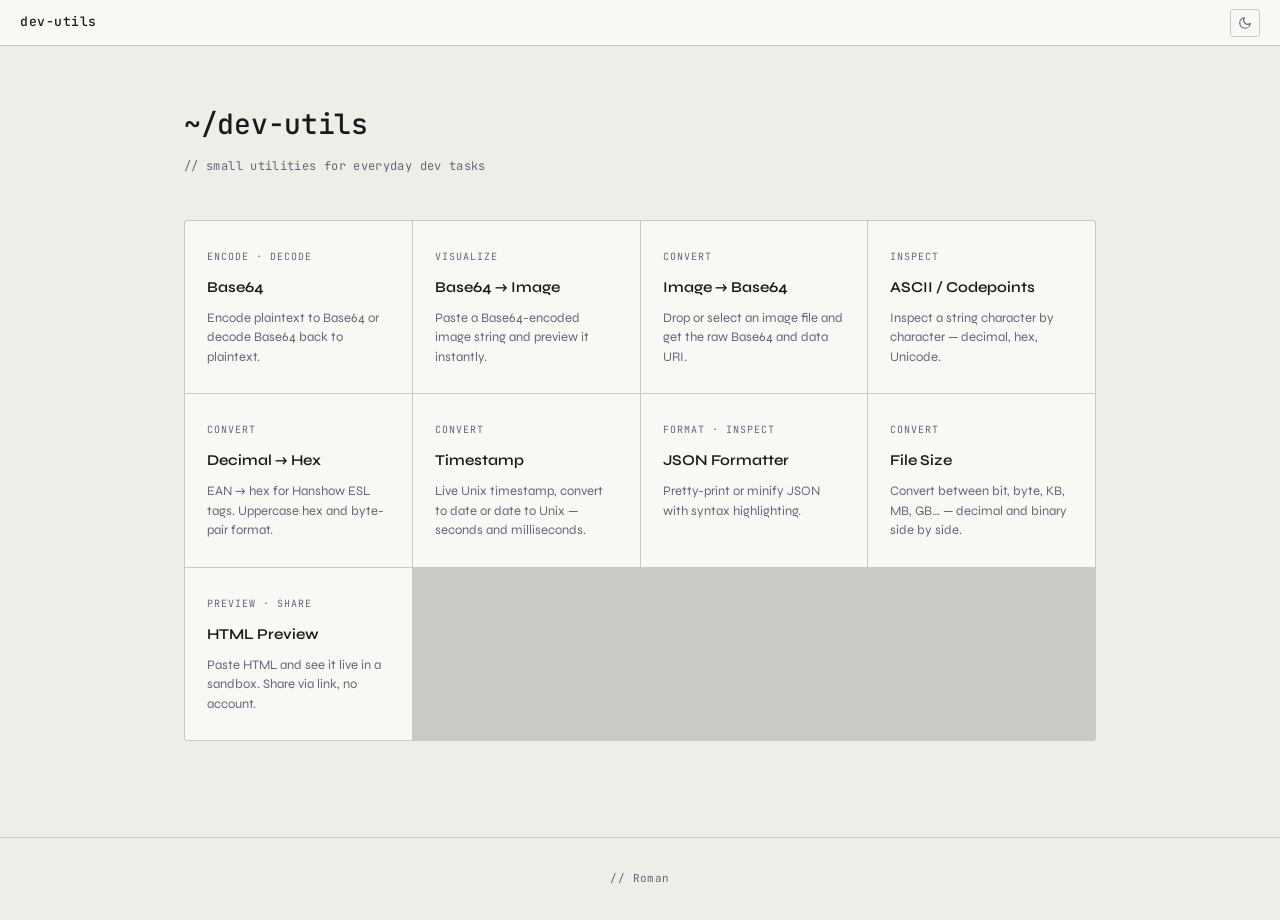
<file: index.html>
<!DOCTYPE html>
<html lang="en" data-theme="dark">
<head>
	<meta charset="UTF-8">
	<meta name="viewport" content="width=device-width, initial-scale=1.0">
	<meta name="description" content="Small utilities for everyday dev tasks — Base64, ASCII, Hex and more.">
	<title>dev-utils</title>
	<link rel="preconnect" href="https://fonts.googleapis.com">
	<link rel="preconnect" href="https://fonts.gstatic.com" crossorigin>
	<link href="https://fonts.googleapis.com/css2?family=Syne:wght@400;600;700&family=JetBrains+Mono:ital,wght@0,400;0,500;1,400&display=swap" rel="stylesheet">
	<link rel="icon" href="favicon.svg" type="image/svg+xml">
	<link rel="stylesheet" href="css/style.css">
	<script src="js/theme.js"></script>
</head>
<body>
	<header>
		<div class="hd-left">
			<a href="index.html" class="site-name">dev-utils</a>
		</div>
		<button id="theme-toggle" aria-label="Toggle theme"></button>
	</header>

	<main class="index-main">
		<div class="index-intro">
			<h1><span>~/</span>dev-utils</h1>
			<p>// small utilities for everyday dev tasks</p>
		</div>

		<div class="card-grid">
			<a href="utils/base64.html" class="card">
				<span class="card-tag">encode · decode</span>
				<h2>Base64</h2>
				<p>Encode plaintext to Base64 or decode Base64 back to plaintext.</p>
			</a>
			<a href="utils/base64-image.html" class="card">
				<span class="card-tag">visualize</span>
				<h2>Base64 → Image</h2>
				<p>Paste a Base64-encoded image string and preview it instantly.</p>
			</a>
			<a href="utils/image-base64.html" class="card">
				<span class="card-tag">convert</span>
				<h2>Image → Base64</h2>
				<p>Drop or select an image file and get the raw Base64 and data URI.</p>
			</a>
			<a href="utils/ascii.html" class="card">
				<span class="card-tag">inspect</span>
				<h2>ASCII / Codepoints</h2>
				<p>Inspect a string character by character — decimal, hex, Unicode.</p>
			</a>
			<a href="utils/decimal-hex.html" class="card">
				<span class="card-tag">convert</span>
				<h2>Decimal → Hex</h2>
				<p>EAN → hex for Hanshow ESL tags. Uppercase hex and byte-pair format.</p>
			</a>
			<a href="utils/timestamp.html" class="card">
				<span class="card-tag">convert</span>
				<h2>Timestamp</h2>
				<p>Live Unix timestamp, convert to date or date to Unix — seconds and milliseconds.</p>
			</a>
			<a href="utils/json.html" class="card">
				<span class="card-tag">format · inspect</span>
				<h2>JSON Formatter</h2>
				<p>Pretty-print or minify JSON with syntax highlighting.</p>
			</a>
			<a href="utils/filesize.html" class="card">
				<span class="card-tag">convert</span>
				<h2>File Size</h2>
				<p>Convert between bit, byte, KB, MB, GB… — decimal and binary side by side.</p>
			</a>
			<a href="utils/html-preview.html" class="card">
				<span class="card-tag">preview · share</span>
				<h2>HTML Preview</h2>
				<p>Paste HTML and see it live in a sandbox. Share via link, no account.</p>
			</a>
		</div>
	</main>
	<footer>// <a href="https://github.com/rscRoman" target="_blank" rel="noopener">Roman</a></footer>
</body>
</html>
</file>
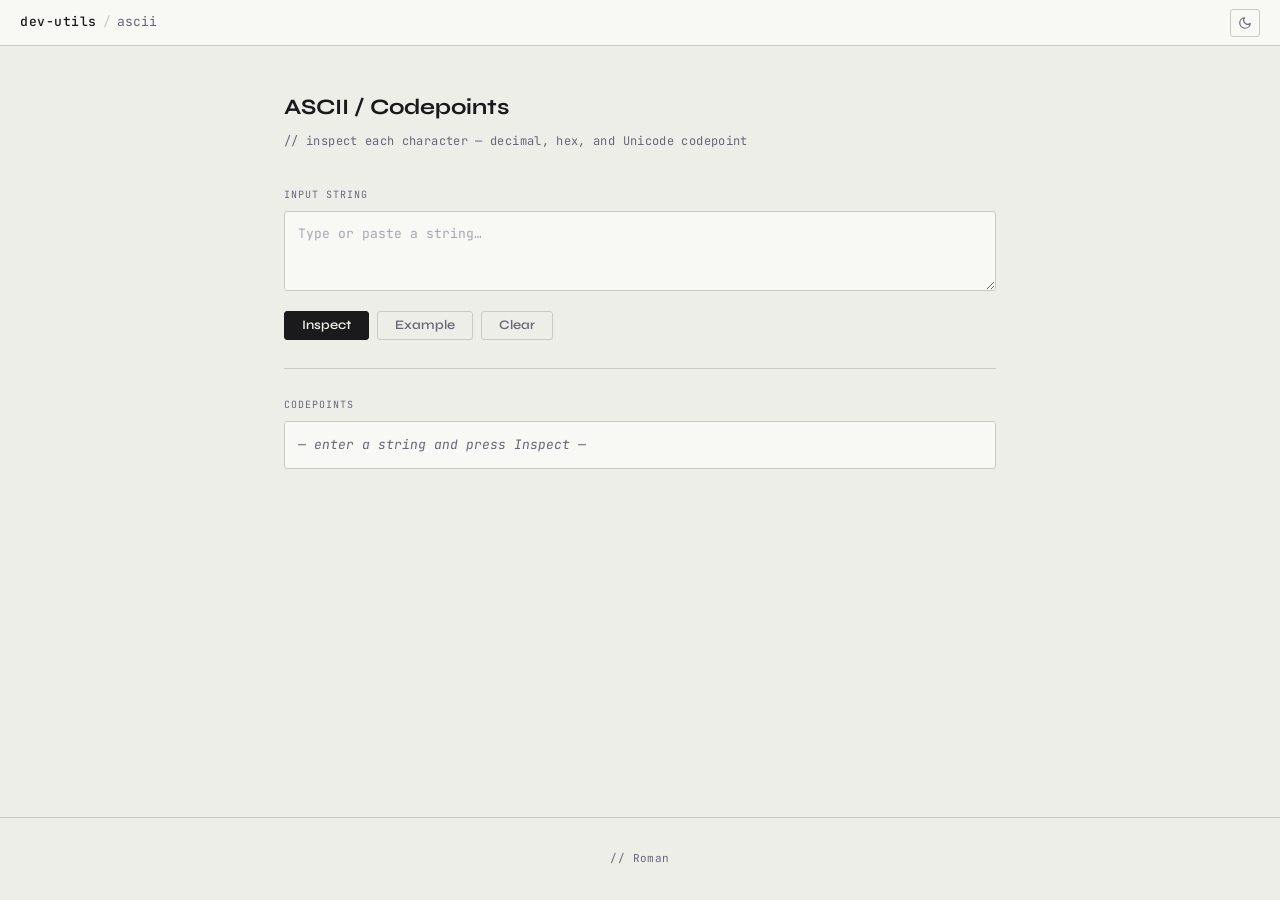
<file: utils/ascii.html>
<!DOCTYPE html>
<html lang="en" data-theme="dark">
<head>
	<meta charset="UTF-8">
	<meta name="viewport" content="width=device-width, initial-scale=1.0">
	<meta name="description" content="Inspect a string character by character — decimal, hex, and Unicode codepoints.">
	<title>ASCII / Codepoints — dev-utils</title>
	<link rel="preconnect" href="https://fonts.googleapis.com">
	<link rel="preconnect" href="https://fonts.gstatic.com" crossorigin>
	<link href="https://fonts.googleapis.com/css2?family=Syne:wght@400;600;700&family=JetBrains+Mono:ital,wght@0,400;0,500;1,400&display=swap" rel="stylesheet">
	<link rel="icon" href="../favicon.svg" type="image/svg+xml">
	<link rel="stylesheet" href="../css/style.css">
	<script src="../js/theme.js"></script>
</head>
<body>
	<header>
		<div class="hd-left">
			<a href="../index.html" class="site-name">dev-utils</a>
			<span class="sep">/</span>
			<span class="page-label">ascii</span>
		</div>
		<button id="theme-toggle" aria-label="Toggle theme"></button>
	</header>

	<main class="util-main">
		<div class="util-hdr">
			<h1>ASCII / Codepoints</h1>
			<p>// inspect each character — decimal, hex, and Unicode codepoint</p>
		</div>

		<div class="field">
			<label class="field-label" for="input">Input string</label>
			<textarea id="input" placeholder="Type or paste a string…" spellcheck="false" autocomplete="off" style="min-height: 80px;"></textarea>
		</div>

		<div class="btn-row">
			<button class="btn btn-primary" id="btn-inspect">Inspect</button>
			<button class="btn btn-ghost" id="btn-example">Example</button>
			<button class="btn btn-ghost" id="btn-clear">Clear</button>
		</div>

		<hr class="divider">

		<span class="field-label">Codepoints</span>
		<div id="output-area">
			<div class="out-box" id="placeholder" data-empty="true">— enter a string and press Inspect —</div>
		</div>
	</main>

	<script>
		var inputEl  = document.getElementById('input');
		var area     = document.getElementById('output-area');
		var phEl     = document.getElementById('placeholder');

		// Human-readable label for control/whitespace characters
		function charLabel(cp) {
			var controls = {
				0:'NUL', 1:'SOH', 2:'STX', 3:'ETX', 4:'EOT', 5:'ENQ', 6:'ACK',
				7:'BEL', 8:'BS',  9:'HT',  10:'LF', 11:'VT', 12:'FF', 13:'CR',
				14:'SO', 15:'SI', 27:'ESC', 32:'SP', 127:'DEL'
			};
			return controls[cp] || null;
		}

		function charDisplay(ch, cp) {
			if (cp === 32)  return '␣';
			if (cp === 9)   return '⇥';
			if (cp === 10)  return '↵';
			if (cp === 13)  return '↵';
			if (cp < 32 || (cp >= 127 && cp <= 159)) return '·';
			return ch;
		}

		function buildTable(text) {
			// Array.from correctly splits at Unicode codepoints (handles emoji / surrogates)
			var chars = Array.from(text);
			if (!chars.length) return null;

			var wrap  = document.createElement('div');
			wrap.className = 'table-wrap';

			var table = document.createElement('table');
			table.className = 'out-table';

			// Header
			var thead = table.createTHead();
			var hrow  = thead.insertRow();
			['#', 'Char', 'Dec', 'Hex', 'Unicode', 'Name'].forEach(function (h) {
				var th = document.createElement('th');
				th.textContent = h;
				hrow.appendChild(th);
			});

			// Body
			var tbody = table.createTBody();
			chars.forEach(function (ch, i) {
				var cp    = ch.codePointAt(0);
				var hex   = cp.toString(16).toUpperCase();
				var label = charLabel(cp) || '';

				var row = tbody.insertRow();

				// Index
				var tdIdx = row.insertCell(); tdIdx.className = 'td-index'; tdIdx.textContent = i + 1;
				// Char display
				var tdCh  = row.insertCell(); tdCh.className  = 'td-char';  tdCh.textContent = charDisplay(ch, cp);
				// Decimal
				var tdDec = row.insertCell(); tdDec.className = 'td-num';   tdDec.textContent = cp;
				// Hex
				var tdHex = row.insertCell(); tdHex.className = 'td-num';   tdHex.textContent = '0x' + hex.padStart(2, '0');
				// Unicode
				var tdUni = row.insertCell(); tdUni.textContent = 'U+' + hex.padStart(4, '0');
				// Name / hint
				var tdName = row.insertCell(); tdName.style.color = 'var(--muted)'; tdName.textContent = label;
			});

			wrap.appendChild(table);
			return wrap;
		}

		function showPlaceholder(msg) {
			area.innerHTML = '';
			phEl.textContent = msg;
			phEl.dataset.empty = 'true';
			area.appendChild(phEl);
		}

		document.getElementById('btn-inspect').addEventListener('click', function () {
			var text = inputEl.value;
			if (!text) { showPlaceholder('— enter a string first —'); return; }

			var tbl = buildTable(text);
			area.innerHTML = '';
			if (tbl) {
				area.appendChild(tbl);
			}
		});

		document.getElementById('btn-example').addEventListener('click', function () {
			inputEl.value = 'Hello 🌍';
			inputEl.focus();
		});

		document.getElementById('btn-clear').addEventListener('click', function () {
			inputEl.value = '';
			showPlaceholder('— enter a string and press Inspect —');
			inputEl.focus();
		});

		inputEl.addEventListener('paste', function () {
			setTimeout(function () { document.getElementById('btn-inspect').click(); }, 0);
		});
	</script>
	<footer>// <a href="https://github.com/rscRoman" target="_blank" rel="noopener">Roman</a></footer>
</body>
</html>
</file>
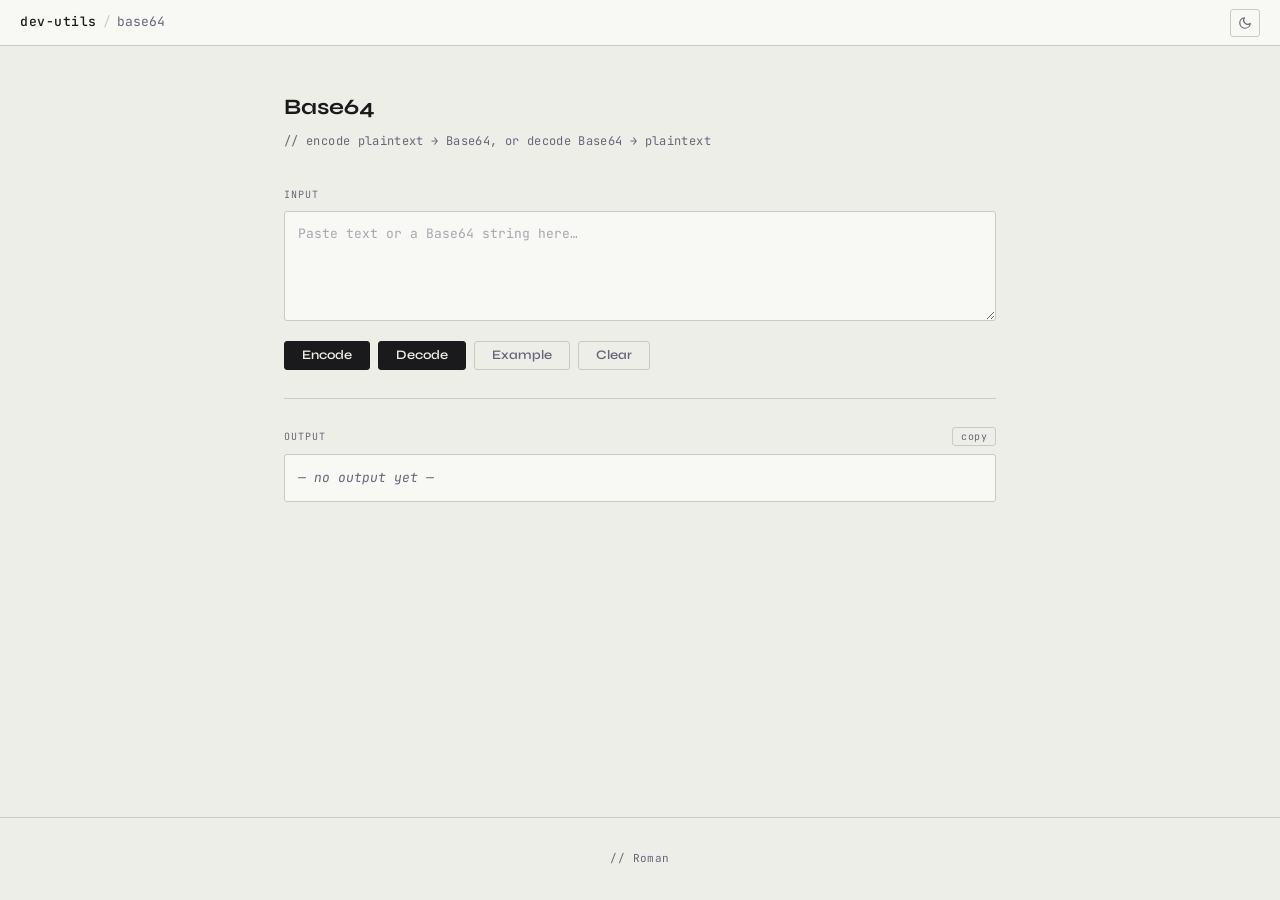
<file: utils/base64.html>
<!DOCTYPE html>
<html lang="en" data-theme="dark">
<head>
	<meta charset="UTF-8">
	<meta name="viewport" content="width=device-width, initial-scale=1.0">
	<meta name="description" content="Encode plaintext to Base64 or decode Base64 to plaintext.">
	<title>Base64 — dev-utils</title>
	<link rel="preconnect" href="https://fonts.googleapis.com">
	<link rel="preconnect" href="https://fonts.gstatic.com" crossorigin>
	<link href="https://fonts.googleapis.com/css2?family=Syne:wght@400;600;700&family=JetBrains+Mono:ital,wght@0,400;0,500;1,400&display=swap" rel="stylesheet">
	<link rel="icon" href="../favicon.svg" type="image/svg+xml">
	<link rel="stylesheet" href="../css/style.css">
	<script src="../js/theme.js"></script>
</head>
<body>
	<header>
		<div class="hd-left">
			<a href="../index.html" class="site-name">dev-utils</a>
			<span class="sep">/</span>
			<span class="page-label">base64</span>
		</div>
		<button id="theme-toggle" aria-label="Toggle theme"></button>
	</header>

	<main class="util-main">
		<div class="util-hdr">
			<h1>Base64</h1>
			<p>// encode plaintext → Base64, or decode Base64 → plaintext</p>
		</div>

		<div class="field">
			<label class="field-label" for="input">Input</label>
			<textarea id="input" placeholder="Paste text or a Base64 string here…" spellcheck="false" autocomplete="off"></textarea>
		</div>

		<div class="btn-row">
			<button class="btn btn-primary" id="btn-encode">Encode</button>
			<button class="btn btn-primary" id="btn-decode">Decode</button>
			<button class="btn btn-ghost" id="btn-example">Example</button>
			<button class="btn btn-ghost" id="btn-clear">Clear</button>
		</div>

		<hr class="divider">

		<div class="out-row">
			<span class="out-row-label">Output</span>
			<button class="btn-copy" id="btn-copy">copy</button>
		</div>
		<div class="out-box" id="output" data-empty="true">— no output yet —</div>
	</main>

	<script>
		var inputEl  = document.getElementById('input');
		var outputEl = document.getElementById('output');

		function setOutput(text, empty) {
			outputEl.textContent = text;
			outputEl.dataset.empty = empty ? 'true' : 'false';
		}

		// UTF-8-safe encode: text → bytes → base64
		function encodeB64(str) {
			var bytes = new TextEncoder().encode(str);
			var bin = Array.from(bytes, function (b) { return String.fromCharCode(b); }).join('');
			return btoa(bin);
		}

		// UTF-8-safe decode: base64 → bytes → text
		function decodeB64(str) {
			var bin = atob(str);
			var bytes = Uint8Array.from(bin, function (c) { return c.charCodeAt(0); });
			return new TextDecoder().decode(bytes);
		}

		document.getElementById('btn-encode').addEventListener('click', function () {
			var val = inputEl.value;
			if (!val) { setOutput('— enter some text first —', true); return; }
			try {
				setOutput(encodeB64(val), false);
			} catch (e) {
				setOutput('Error: ' + e.message, false);
			}
		});

		document.getElementById('btn-decode').addEventListener('click', function () {
			var val = inputEl.value.trim();
			if (!val) { setOutput('— enter a Base64 string first —', true); return; }
			try {
				setOutput(decodeB64(val), false);
			} catch (e) {
				setOutput('Error: invalid Base64 input', false);
			}
		});

		document.getElementById('btn-example').addEventListener('click', function () {
			inputEl.value = 'Hello, World!';
			setOutput('— press Encode or Decode —', true);
			inputEl.focus();
		});

		document.getElementById('btn-clear').addEventListener('click', function () {
			inputEl.value = '';
			setOutput('— no output yet —', true);
			inputEl.focus();
		});

		document.getElementById('btn-copy').addEventListener('click', function () {
			if (outputEl.dataset.empty === 'true') return;
			var btn = document.getElementById('btn-copy');
			navigator.clipboard.writeText(outputEl.textContent).then(function () {
				btn.textContent = 'copied!';
				setTimeout(function () { btn.textContent = 'copy'; }, 1500);
			});
		});

		// Returns true if the string looks like a valid Base64-encoded value.
		// Checks: only Base64 chars, length is not ≡ 1 (mod 4) which is never valid,
		// and atob() actually accepts it.
		function looksLikeBase64(s) {
			if (!s || s.length < 4) return false;
			if (!/^[A-Za-z0-9+/]+=*$/.test(s)) return false;
			if (s.replace(/=/g, '').length % 4 === 1) return false;
			try { atob(s); return true; } catch (e) { return false; }
		}

		inputEl.addEventListener('paste', function () {
			setTimeout(function () {
				var val = inputEl.value.trim();
				if (!val) return;
				if (looksLikeBase64(val)) {
					document.getElementById('btn-decode').click();
				} else {
					document.getElementById('btn-encode').click();
				}
			}, 0);
		});
	</script>
	<footer>// <a href="https://github.com/rscRoman" target="_blank" rel="noopener">Roman</a></footer>
</body>
</html>
</file>
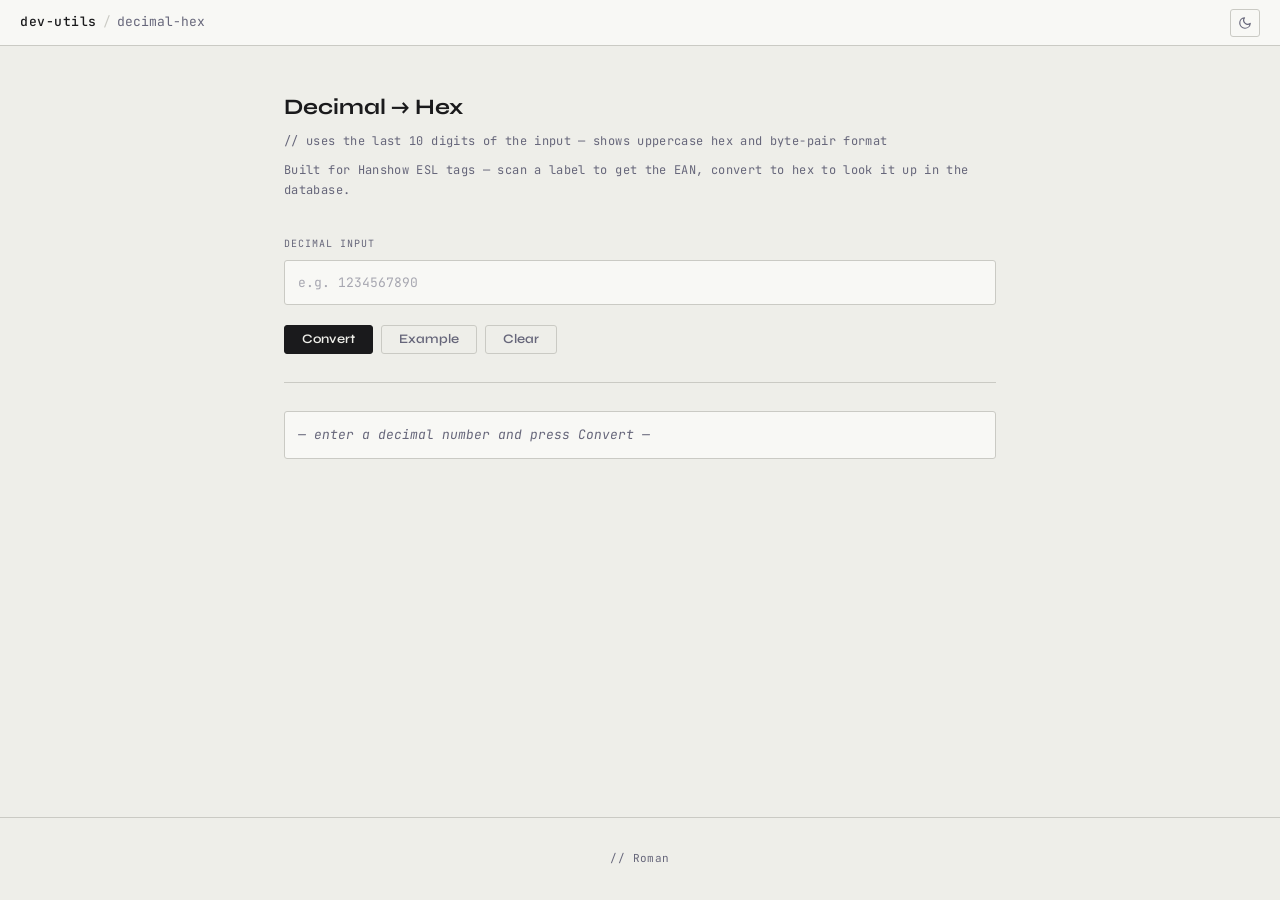
<file: utils/decimal-hex.html>
<!DOCTYPE html>
<html lang="en" data-theme="dark">
<head>
	<meta charset="UTF-8">
	<meta name="viewport" content="width=device-width, initial-scale=1.0">
	<meta name="description" content="Convert a decimal number to uppercase hex with byte-pair formatting.">
	<title>Decimal → Hex — dev-utils</title>
	<link rel="preconnect" href="https://fonts.googleapis.com">
	<link rel="preconnect" href="https://fonts.gstatic.com" crossorigin>
	<link href="https://fonts.googleapis.com/css2?family=Syne:wght@400;600;700&family=JetBrains+Mono:ital,wght@0,400;0,500;1,400&display=swap" rel="stylesheet">
	<link rel="icon" href="../favicon.svg" type="image/svg+xml">
	<link rel="stylesheet" href="../css/style.css">
	<script src="../js/theme.js"></script>
</head>
<body>
	<header>
		<div class="hd-left">
			<a href="../index.html" class="site-name">dev-utils</a>
			<span class="sep">/</span>
			<span class="page-label">decimal-hex</span>
		</div>
		<button id="theme-toggle" aria-label="Toggle theme"></button>
	</header>

	<main class="util-main">
		<div class="util-hdr">
			<h1>Decimal → Hex</h1>
			<p>// uses the last 10 digits of the input — shows uppercase hex and byte-pair format</p>
			<p style="margin-top: 10px; font-family: var(--mono); font-size: 12px; color: var(--muted); line-height: 1.6;">
				Built for Hanshow ESL tags — scan a label to get the EAN, convert to hex to look it up in the database.
			</p>
		</div>

		<div class="field">
			<label class="field-label" for="input">Decimal input</label>
			<input type="text" id="input" placeholder="e.g. 1234567890" inputmode="numeric" spellcheck="false" autocomplete="off">
		</div>

		<div class="btn-row">
			<button class="btn btn-primary" id="btn-convert">Convert</button>
			<button class="btn btn-ghost" id="btn-example">Example</button>
			<button class="btn btn-ghost" id="btn-clear">Clear</button>
		</div>

		<hr class="divider">

		<!-- Placeholder shown when no result yet -->
		<div class="out-box" id="placeholder" data-empty="true">— enter a decimal number and press Convert —</div>

		<!-- Result panel (hidden until first conversion) -->
		<div id="results" style="display: none;">
			<div class="field">
				<div class="out-row">
					<span class="out-row-label">Hex — uppercase</span>
					<button class="btn-copy" id="copy-hex">copy</button>
				</div>
				<div class="out-box" id="out-hex"></div>
			</div>

			<div class="field">
				<div class="out-row">
					<span class="out-row-label">Hex — byte pairs</span>
					<button class="btn-copy" id="copy-pairs">copy</button>
				</div>
				<div class="out-box" id="out-pairs"></div>
			</div>

			<div>
				<span class="field-label">Digits used (last 10)</span>
				<div class="out-box" id="out-digits" style="color: var(--muted);"></div>
			</div>
		</div>
	</main>

	<script>
		var inputEl  = document.getElementById('input');
		var phEl     = document.getElementById('placeholder');
		var resEl    = document.getElementById('results');
		var outHex   = document.getElementById('out-hex');
		var outPairs = document.getElementById('out-pairs');
		var outDigits= document.getElementById('out-digits');

		function showPlaceholder(msg, empty) {
			resEl.style.display = 'none';
			phEl.style.display  = '';
			phEl.textContent    = msg;
			phEl.dataset.empty  = empty ? 'true' : 'false';
		}

		// Pad to even number of hex chars, then split into pairs joined by dashes
		function bytePairs(hex) {
			if (hex.length % 2) hex = '0' + hex;
			var pairs = [];
			for (var i = 0; i < hex.length; i += 2) pairs.push(hex.slice(i, i + 2));
			return pairs.join('-');
		}

		function makeCopier(btnId, sourceEl) {
			document.getElementById(btnId).addEventListener('click', function () {
				var btn = document.getElementById(btnId);
				navigator.clipboard.writeText(sourceEl.textContent).then(function () {
					btn.textContent = 'copied!';
					setTimeout(function () { btn.textContent = 'copy'; }, 1500);
				});
			});
		}

		function convert() {
			var raw = inputEl.value.trim();
			if (!raw) { showPlaceholder('— enter a decimal number first —', true); return; }

			// Strip any non-digit characters (spaces, dashes used for readability)
			var digits = raw.replace(/\D/g, '');
			if (!digits) {
				showPlaceholder('Error: no digits found in input', false);
				return;
			}

			// Take the last 10 characters
			var last10 = digits.slice(-10);

			var hex;
			try {
				hex = BigInt(last10).toString(16).toUpperCase();
			} catch (e) {
				showPlaceholder('Error: could not parse "' + last10 + '" as a number', false);
				return;
			}

			outHex.textContent    = hex;
			outPairs.textContent  = bytePairs(hex);
			outDigits.textContent = last10;

			phEl.style.display  = 'none';
			resEl.style.display = '';
		}

		document.getElementById('btn-convert').addEventListener('click', convert);

		document.getElementById('btn-example').addEventListener('click', function () {
			inputEl.value = '1234567890';
			inputEl.focus();
		});

		document.getElementById('btn-clear').addEventListener('click', function () {
			inputEl.value = '';
			showPlaceholder('— enter a decimal number and press Convert —', true);
			inputEl.focus();
		});

		// Convert on Enter or paste
		inputEl.addEventListener('keydown', function (e) {
			if (e.key === 'Enter') convert();
		});

		inputEl.addEventListener('paste', function () {
			setTimeout(convert, 0);
		});

		makeCopier('copy-hex',   outHex);
		makeCopier('copy-pairs', outPairs);
	</script>
	<footer>// <a href="https://github.com/rscRoman" target="_blank" rel="noopener">Roman</a></footer>
</body>
</html>
</file>
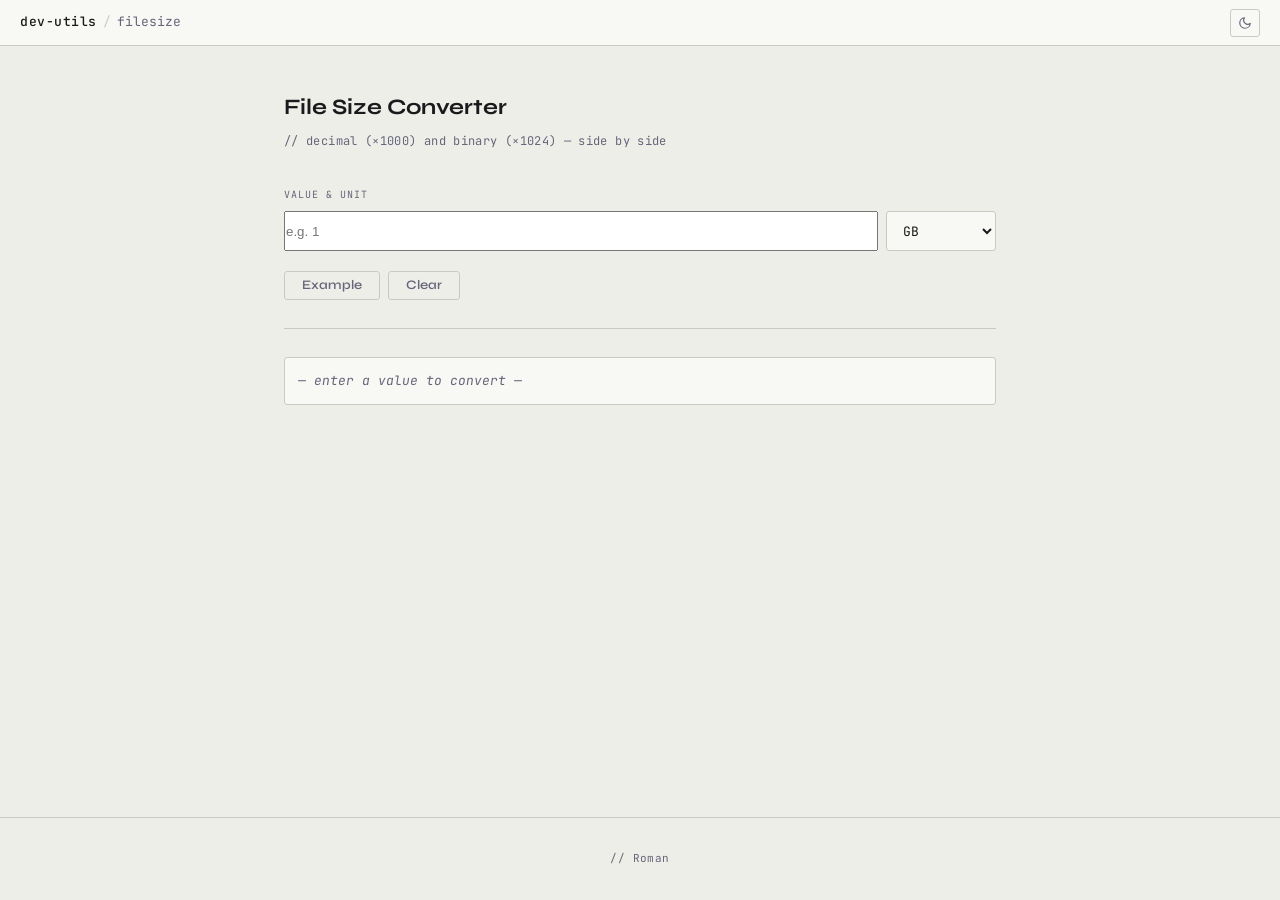
<file: utils/filesize.html>
<!DOCTYPE html>
<html lang="en" data-theme="dark">
<head>
	<meta charset="UTF-8">
	<meta name="viewport" content="width=device-width, initial-scale=1.0">
	<meta name="description" content="Convert between bits, bytes, KB, MB, GB and more — decimal and binary.">
	<title>File Size Converter — dev-utils</title>
	<link rel="preconnect" href="https://fonts.googleapis.com">
	<link rel="preconnect" href="https://fonts.gstatic.com" crossorigin>
	<link href="https://fonts.googleapis.com/css2?family=Syne:wght@400;600;700&family=JetBrains+Mono:ital,wght@0,400;0,500;1,400&display=swap" rel="stylesheet">
	<link rel="icon" href="../favicon.svg" type="image/svg+xml">
	<link rel="stylesheet" href="../css/style.css">
	<script src="../js/theme.js"></script>
	<style>
		.input-row {
			display: flex;
			gap: 8px;
		}

		.input-row input[type="number"] {
			flex: 1;
			min-width: 0;
			/* hide browser spin buttons */
			-moz-appearance: textfield;
		}

		.input-row input[type="number"]::-webkit-outer-spin-button,
		.input-row input[type="number"]::-webkit-inner-spin-button {
			-webkit-appearance: none;
		}

		.input-row select {
			font-family: var(--mono);
			font-size: 13px;
			background: var(--surface);
			border: 1px solid var(--border);
			border-radius: var(--r);
			color: var(--text);
			padding: 0 12px;
			height: 40px;
			cursor: pointer;
			outline: none;
			transition: border-color 0.12s;
			flex-shrink: 0;
		}

		.input-row select:focus { border-color: var(--accent); }

		/* Table tweaks for this page */
		.out-table th:nth-child(2),
		.out-table th:nth-child(3),
		.out-table td:nth-child(2),
		.out-table td:nth-child(3) {
			text-align: right;
			font-variant-numeric: tabular-nums;
		}

		.out-table th:nth-child(2) { color: var(--accent); opacity: 0.7; }
		.out-table th:nth-child(3) { color: var(--muted); }

		.out-table .active-row td {
			background: var(--surface-2);
		}

		.out-table .active-row td:first-child {
			color: var(--accent);
		}

		/* Clickable value cells */
		.val-cell {
			cursor: pointer;
			transition: color 0.1s;
		}

		.val-cell:hover { color: var(--accent); }
		.val-cell.copied { color: var(--accent); }

		.copy-hint {
			font-family: var(--mono);
			font-size: 10px;
			color: var(--muted);
			margin-top: 8px;
			letter-spacing: 0.03em;
		}

		optgroup { color: var(--muted); }
	</style>
</head>
<body>
	<header>
		<div class="hd-left">
			<a href="../index.html" class="site-name">dev-utils</a>
			<span class="sep">/</span>
			<span class="page-label">filesize</span>
		</div>
		<button id="theme-toggle" aria-label="Toggle theme"></button>
	</header>

	<main class="util-main">
		<div class="util-hdr">
			<h1>File Size Converter</h1>
			<p>// decimal (×1000) and binary (×1024) — side by side</p>
		</div>

		<div class="field">
			<label class="field-label">Value & unit</label>
			<div class="input-row">
				<input type="number" id="input-val" placeholder="e.g. 1" min="0" step="any" autocomplete="off">
				<select id="input-unit">
					<optgroup label="Base">
						<option value="bit">Bit</option>
						<option value="byte">Byte</option>
					</optgroup>
					<optgroup label="Decimal (×1000)">
						<option value="kb">KB</option>
						<option value="mb">MB</option>
						<option value="gb" selected>GB</option>
						<option value="tb">TB</option>
						<option value="pb">PB</option>
					</optgroup>
					<optgroup label="Binary (×1024)">
						<option value="kib">KiB</option>
						<option value="mib">MiB</option>
						<option value="gib">GiB</option>
						<option value="tib">TiB</option>
						<option value="pib">PiB</option>
					</optgroup>
				</select>
			</div>
		</div>

		<div class="btn-row">
			<button class="btn btn-ghost" id="btn-example">Example</button>
			<button class="btn btn-ghost" id="btn-clear">Clear</button>
		</div>

		<hr class="divider">

		<div id="results" style="display: none;">
			<div class="table-wrap">
				<table class="out-table" id="conv-table">
					<thead>
						<tr>
							<th>Unit</th>
							<th>Decimal ×1000</th>
							<th>Binary ×1024</th>
						</tr>
					</thead>
					<tbody id="conv-body"></tbody>
				</table>
			</div>
			<p class="copy-hint">// click any value to copy</p>
		</div>

		<div class="out-box" id="placeholder" data-empty="true">— enter a value to convert —</div>
	</main>

	<footer>// <a href="https://github.com/rscRoman" target="_blank" rel="noopener">Roman</a></footer>

	<script>
		/* ── Unit definitions ──────────────────────── */

		// byteFactor: how many bytes = 1 of this unit
		var INPUT_UNITS = {
			'bit':  1 / 8,
			'byte': 1,
			'kb':   1e3,
			'mb':   1e6,
			'gb':   1e9,
			'tb':   1e12,
			'pb':   1e15,
			'kib':  1024,
			'mib':  1024 * 1024,
			'gib':  1024 * 1024 * 1024,
			'tib':  1024 * 1024 * 1024 * 1024,
			'pib':  1024 * 1024 * 1024 * 1024 * 1024,
		};

		// Output rows: [label, decFactor (bytes per unit), binFactor, matchIds]
		var ROWS = [
			{ label: 'Bit',       dec: 1 / 8,                 bin: 1 / 8,                 match: ['bit']        },
			{ label: 'Byte',      dec: 1,                     bin: 1,                     match: ['byte']       },
			{ label: 'KB / KiB',  dec: 1e3,                   bin: 1024,                  match: ['kb', 'kib']  },
			{ label: 'MB / MiB',  dec: 1e6,                   bin: 1024 ** 2,             match: ['mb', 'mib']  },
			{ label: 'GB / GiB',  dec: 1e9,                   bin: 1024 ** 3,             match: ['gb', 'gib']  },
			{ label: 'TB / TiB',  dec: 1e12,                  bin: 1024 ** 4,             match: ['tb', 'tib']  },
			{ label: 'PB / PiB',  dec: 1e15,                  bin: 1024 ** 5,             match: ['pb', 'pib']  },
		];

		/* ── Number formatter ──────────────────────── */

		function fmt(n) {
			if (!isFinite(n)) return '∞';
			if (n === 0)      return '0';
			var abs = Math.abs(n);
			if (abs >= 1e15 || (abs < 0.0001 && abs > 0)) {
				return n.toExponential(4);
			}
			var s = parseFloat(n.toPrecision(10)).toString();
			var dot = s.indexOf('.');
			var intPart = dot >= 0 ? s.slice(0, dot) : s;
			var decPart = dot >= 0 ? s.slice(dot) : '';
			intPart = intPart.replace(/\B(?=(\d{3})+(?!\d))/g, ',');
			return intPart + decPart;
		}

		/* ── Conversion ────────────────────────────── */

		var valEl   = document.getElementById('input-val');
		var unitEl  = document.getElementById('input-unit');
		var tbody   = document.getElementById('conv-body');
		var resEl   = document.getElementById('results');
		var phEl    = document.getElementById('placeholder');

		function convert() {
			var raw  = valEl.value.trim();
			var unit = unitEl.value;

			if (raw === '' || isNaN(parseFloat(raw))) {
				resEl.style.display = 'none';
				phEl.style.display  = '';
				phEl.dataset.empty  = 'true';
				phEl.textContent    = '— enter a value to convert —';
				return;
			}

			var val   = parseFloat(raw);
			var bytes = val * INPUT_UNITS[unit];

			tbody.innerHTML = '';
			ROWS.forEach(function (row) {
				var tr = document.createElement('tr');
				if (row.match.indexOf(unit) !== -1) tr.className = 'active-row';

				var tdLabel = document.createElement('td');
				tdLabel.textContent = row.label;
				tr.appendChild(tdLabel);

				// Decimal value
				var decVal = bytes / row.dec;
				var tdDec  = document.createElement('td');
				tdDec.className    = 'val-cell';
				tdDec.textContent  = fmt(decVal);
				tdDec.dataset.raw  = parseFloat(decVal.toPrecision(15)).toString();
				tdDec.addEventListener('click', function () { copyCell(tdDec); });
				tr.appendChild(tdDec);

				// Binary value — same as decimal for Bit and Byte rows
				var binVal = bytes / row.bin;
				var tdBin  = document.createElement('td');
				tdBin.textContent = (row.dec === row.bin) ? '—' : fmt(binVal);
				if (row.dec !== row.bin) {
					tdBin.className   = 'val-cell';
					tdBin.dataset.raw = parseFloat(binVal.toPrecision(15)).toString();
					tdBin.addEventListener('click', function () { copyCell(tdBin); });
				} else {
					tdBin.style.color = 'var(--muted)';
				}
				tr.appendChild(tdBin);

				tbody.appendChild(tr);
			});

			phEl.style.display  = 'none';
			resEl.style.display = '';
		}

		function copyCell(td) {
			var val = td.dataset.raw || td.textContent;
			navigator.clipboard.writeText(val).then(function () {
				td.classList.add('copied');
				setTimeout(function () { td.classList.remove('copied'); }, 1000);
			});
		}

		valEl.addEventListener('input',  convert);
		unitEl.addEventListener('change', convert);

		valEl.addEventListener('keydown', function (e) {
			if (e.key === 'Enter') convert();
		});

		document.getElementById('btn-example').addEventListener('click', function () {
			valEl.value  = '1';
			unitEl.value = 'gb';
			convert();
			valEl.focus();
		});

		document.getElementById('btn-clear').addEventListener('click', function () {
			valEl.value = '';
			resEl.style.display = 'none';
			phEl.style.display  = '';
			phEl.textContent    = '— enter a value to convert —';
			phEl.dataset.empty  = 'true';
			valEl.focus();
		});
	</script>
</body>
</html>
</file>
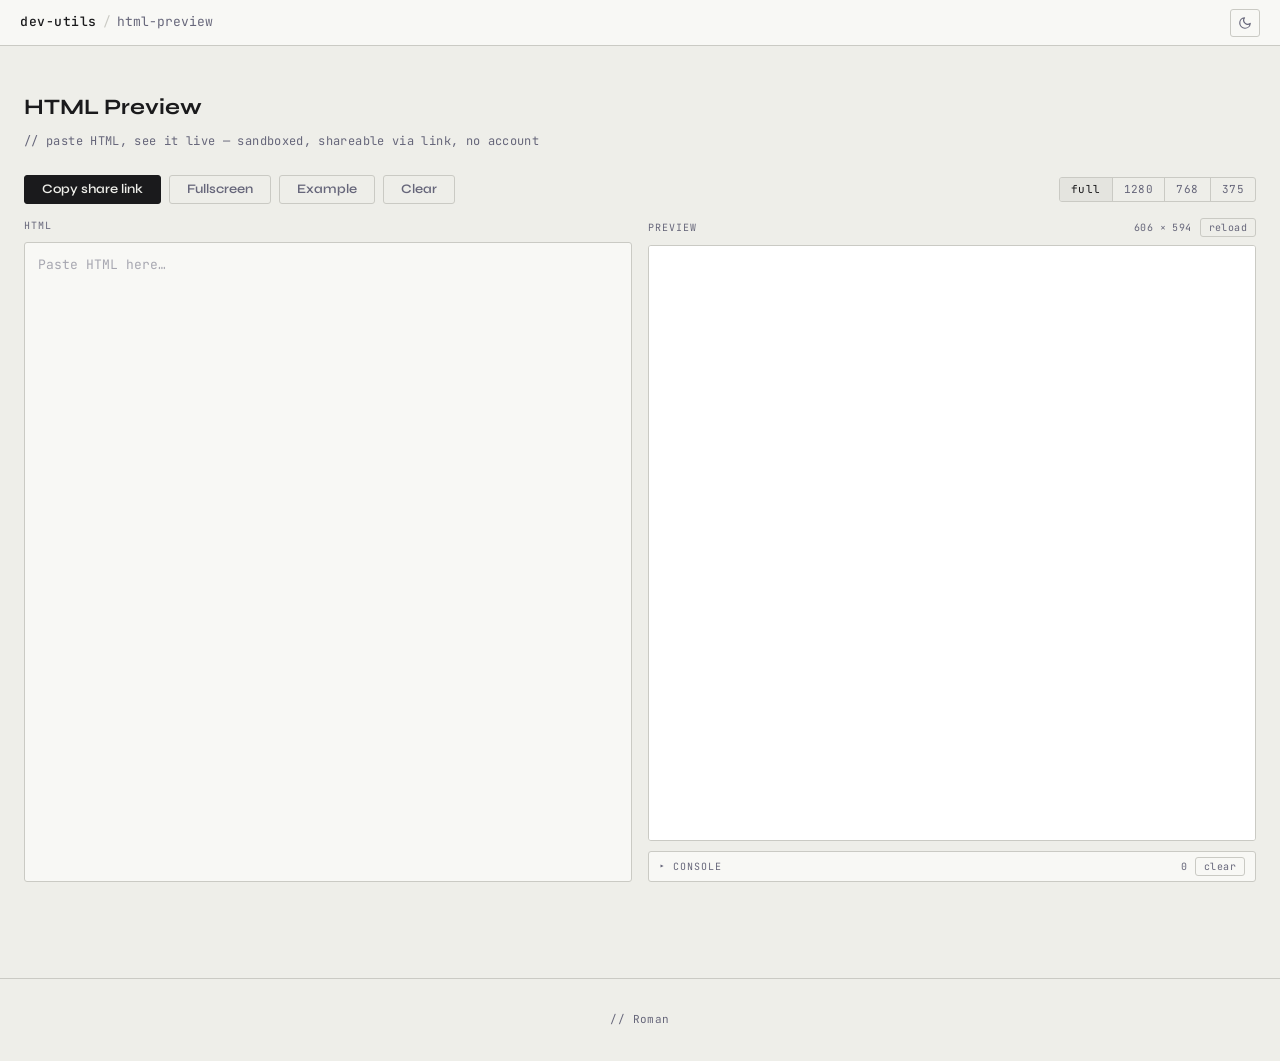
<file: utils/html-preview.html>
<!DOCTYPE html>
<html lang="en" data-theme="dark">
<head>
	<meta charset="UTF-8">
	<meta name="viewport" content="width=device-width, initial-scale=1.0">
	<meta name="description" content="Paste HTML and preview it live in a sandbox — shareable via link, no account.">
	<title>HTML Preview — dev-utils</title>
	<link rel="preconnect" href="https://fonts.googleapis.com">
	<link rel="preconnect" href="https://fonts.gstatic.com" crossorigin>
	<link href="https://fonts.googleapis.com/css2?family=Syne:wght@400;600;700&family=JetBrains+Mono:ital,wght@0,400;0,500;1,400&display=swap" rel="stylesheet">
	<link rel="icon" href="../favicon.svg" type="image/svg+xml">
	<link rel="stylesheet" href="../css/style.css">
	<script src="../js/theme.js"></script>
	<style>
		/* ── Wide layout ── */
		.util-main.wide { max-width: 1440px; }
		.util-main.wide .util-hdr { margin-bottom: 24px; }

		.ctrl-row {
			display: flex;
			align-items: center;
			justify-content: space-between;
			gap: 12px;
			flex-wrap: wrap;
			margin-bottom: 14px;
		}

		.ctrl-row .btn-row { margin-top: 0; }

		/* ── Segmented toggle (viewport width) ── */
		.seg-toggle {
			display: flex;
			border: 1px solid var(--border);
			border-radius: var(--r);
			overflow: hidden;
			flex-shrink: 0;
		}

		.seg-btn {
			font-family: var(--mono);
			font-size: 11px;
			letter-spacing: 0.04em;
			padding: 6px 11px;
			background: none;
			border: none;
			border-right: 1px solid var(--border);
			color: var(--muted);
			cursor: pointer;
			line-height: 1;
			transition: background 0.1s, color 0.1s;
		}

		.seg-btn:last-child { border-right: none; }

		.seg-btn.active {
			background: var(--surface-2);
			color: var(--accent);
		}

		/* ── Split view ── */
		.split {
			display: grid;
			grid-template-columns: minmax(0, 1fr) minmax(0, 1fr);
			gap: 16px;
			height: calc(100vh - var(--hh) - 190px);
			min-height: 420px;
		}

		.pane {
			display: flex;
			flex-direction: column;
			min-height: 0;
		}

		.pane .out-row { flex-shrink: 0; }

		#input {
			flex-grow: 1;
			min-height: 0;
			resize: none;
			tab-size: 4;
			white-space: pre;
			overflow: auto;
		}

		.out-row-meta {
			font-family: var(--mono);
			font-size: 10px;
			color: var(--muted);
			letter-spacing: 0.04em;
		}

		.out-row-right {
			display: flex;
			align-items: center;
			gap: 8px;
		}

		/* ── Preview frame ── */
		.frame-wrap {
			flex-grow: 1;
			min-height: 0;
			display: flex;
			justify-content: center;
			background: var(--surface);
			border: 1px solid var(--border);
			border-radius: var(--r);
			overflow: auto;
		}

		.frame-wrap iframe {
			display: block;
			width: 100%;
			height: 100%;
			border: none;
			background: #fff;
			flex-shrink: 0;
		}

		.frame-wrap.constrained iframe {
			border-left: 1px solid var(--border);
			border-right: 1px solid var(--border);
		}

		.frame-wrap:fullscreen {
			border: none;
			border-radius: 0;
			background: var(--bg);
		}

		/* ── Console ── */
		.console {
			flex-shrink: 0;
			margin-top: 10px;
			border: 1px solid var(--border);
			border-radius: var(--r);
			background: var(--surface);
		}

		.console-hdr {
			display: flex;
			align-items: center;
			justify-content: space-between;
			padding: 5px 10px;
			cursor: pointer;
			user-select: none;
		}

		.console-hdr .out-row-label::before {
			content: '▸ ';
		}

		.console.open .console-hdr .out-row-label::before {
			content: '▾ ';
		}

		.console-count.has-err { color: #f87171; }

		.console-body {
			display: none;
			max-height: 150px;
			overflow: auto;
			border-top: 1px solid var(--border);
			font-family: var(--mono);
			font-size: 12px;
			line-height: 1.55;
		}

		.console.open .console-body { display: block; }

		.log-line {
			padding: 3px 10px;
			border-bottom: 1px solid var(--border);
			white-space: pre-wrap;
			word-break: break-word;
		}

		.log-line:last-child { border-bottom: none; }
		.log-line.warn  { color: #fbbf24; }
		.log-line.error { color: #f87171; }
		.log-line.info  { color: var(--muted); }

		.log-empty {
			padding: 6px 10px;
			color: var(--muted);
			font-style: italic;
		}

		@media (max-width: 900px) {
			.split {
				grid-template-columns: 1fr;
				height: auto;
			}
			#input { min-height: 280px; }
			.frame-wrap { min-height: 480px; }
		}
	</style>
</head>
<body>
	<header>
		<div class="hd-left">
			<a href="../index.html" class="site-name">dev-utils</a>
			<span class="sep">/</span>
			<span class="page-label">html-preview</span>
		</div>
		<button id="theme-toggle" aria-label="Toggle theme"></button>
	</header>

	<main class="util-main wide">
		<div class="util-hdr">
			<h1>HTML Preview</h1>
			<p>// paste HTML, see it live — sandboxed, shareable via link, no account</p>
		</div>

		<div class="ctrl-row">
			<div class="btn-row">
				<button class="btn btn-primary" id="btn-share">Copy share link</button>
				<button class="btn btn-ghost"   id="btn-fullscreen">Fullscreen</button>
				<button class="btn btn-ghost"   id="btn-example">Example</button>
				<button class="btn btn-ghost"   id="btn-clear">Clear</button>
			</div>
			<div class="seg-toggle" id="width-toggle">
				<button class="seg-btn active" data-width="0">full</button>
				<button class="seg-btn"        data-width="1280">1280</button>
				<button class="seg-btn"        data-width="768">768</button>
				<button class="seg-btn"        data-width="375">375</button>
			</div>
		</div>

		<div class="split">
			<div class="pane">
				<div class="out-row">
					<label class="out-row-label" for="input">HTML</label>
					<span class="out-row-meta" id="size"></span>
				</div>
				<textarea id="input" placeholder="Paste HTML here…" spellcheck="false" autocomplete="off"></textarea>
			</div>

			<div class="pane">
				<div class="out-row">
					<span class="out-row-label">Preview</span>
					<div class="out-row-right">
						<span class="out-row-meta" id="frame-size"></span>
						<button class="btn-copy" id="btn-reload">reload</button>
					</div>
				</div>
				<div class="frame-wrap" id="frame-wrap">
					<iframe id="frame" title="HTML preview" sandbox="allow-scripts allow-forms allow-modals allow-popups"></iframe>
				</div>
				<div class="console" id="console">
					<div class="console-hdr" id="console-hdr">
						<span class="out-row-label">Console</span>
						<div class="out-row-right">
							<span class="out-row-meta console-count" id="console-count">0</span>
							<button class="btn-copy" id="btn-console-clear">clear</button>
						</div>
					</div>
					<div class="console-body" id="console-body">
						<div class="log-empty">— no output —</div>
					</div>
				</div>
			</div>
		</div>
	</main>

	<footer>// <a href="https://github.com/rscRoman" target="_blank" rel="noopener">Roman</a></footer>

	<script>
		var inputEl     = document.getElementById('input');
		var frameEl     = document.getElementById('frame');
		var frameWrap   = document.getElementById('frame-wrap');
		var sizeEl      = document.getElementById('size');
		var frameSizeEl = document.getElementById('frame-size');
		var consoleEl   = document.getElementById('console');
		var consoleBody = document.getElementById('console-body');
		var consoleCnt  = document.getElementById('console-count');
		var STORE_KEY   = 'dev-utils-html-preview';
		var HASH_PREFIX = '#code=';
		var timer       = null;
		var logCount    = 0;
		var errCount    = 0;

		/* ── Console bridge (injected into the preview) ── */

		var BRIDGE = '<script>(function(){' +
			'function fmt(a){try{if(a instanceof Error)return a.stack||String(a);if(typeof a==="object"&&a!==null)return JSON.stringify(a,null,2);}catch(e){}return String(a);}' +
			'function send(l,args){try{parent.postMessage({__devUtilsPreview:1,level:l,text:Array.prototype.map.call(args,fmt).join(" ")},"*");}catch(e){}}' +
			'["log","info","warn","error","debug"].forEach(function(l){var o=console[l];console[l]=function(){send(l,arguments);if(o)o.apply(console,arguments);};});' +
			'window.addEventListener("error",function(e){send("error",[e.message+(e.lineno?" (line "+e.lineno+")":"")]);});' +
			'window.addEventListener("unhandledrejection",function(e){send("error",["Unhandled rejection: "+fmt(e.reason)]);});' +
			'})();<\/script>';

		function injectBridge(html) {
			var m = html.match(/<head[^>]*>/i) || html.match(/<html[^>]*>/i) || html.match(/<!doctype[^>]*>/i);
			if (!m) return BRIDGE + html;
			var at = m.index + m[0].length;
			return html.slice(0, at) + BRIDGE + html.slice(at);
		}

		/* ── Render ────────────────────────────────── */

		function formatBytes(n) {
			return n < 1024 ? n + ' B' : (n / 1024).toFixed(1) + ' KB';
		}

		function render() {
			clearTimeout(timer);
			var html = inputEl.value;
			clearConsole();
			frameEl.srcdoc = html ? injectBridge(html) : '';
			sizeEl.textContent = html ? html.split('\n').length + ' lines · ' + formatBytes(new Blob([html]).size) : '';
			try { localStorage.setItem(STORE_KEY, html); } catch (e) {}
		}

		function scheduleRender() {
			clearTimeout(timer);
			timer = setTimeout(render, 350);
		}

		inputEl.addEventListener('input', function () {
			// drop a loaded share link once the code is edited, reload then uses localStorage
			if (location.hash.indexOf(HASH_PREFIX) === 0) history.replaceState(null, '', location.pathname + location.search);
			scheduleRender();
		});

		inputEl.addEventListener('paste', function () {
			setTimeout(render, 0);
		});

		document.getElementById('btn-reload').addEventListener('click', render);

		/* ── Tab key inserts a tab ─────────────────── */

		inputEl.addEventListener('keydown', function (e) {
			if (e.key !== 'Tab' || e.ctrlKey || e.altKey || e.metaKey) return;
			e.preventDefault();
			document.execCommand('insertText', false, '\t');
		});

		/* ── Console ───────────────────────────────── */

		function updateCount() {
			consoleCnt.textContent = errCount ? logCount + ' · ' + errCount + ' error' + (errCount > 1 ? 's' : '') : String(logCount);
			consoleCnt.classList.toggle('has-err', errCount > 0);
		}

		function clearConsole() {
			logCount = 0;
			errCount = 0;
			consoleBody.innerHTML = '<div class="log-empty">— no output —</div>';
			updateCount();
		}

		window.addEventListener('message', function (e) {
			if (e.source !== frameEl.contentWindow || !e.data || !e.data.__devUtilsPreview) return;
			if (logCount === 0) consoleBody.innerHTML = '';
			var line = document.createElement('div');
			line.className = 'log-line ' + e.data.level;
			line.textContent = e.data.text;
			consoleBody.appendChild(line);
			consoleBody.scrollTop = consoleBody.scrollHeight;
			logCount++;
			if (e.data.level === 'error') {
				errCount++;
				consoleEl.classList.add('open');
			}
			updateCount();
		});

		document.getElementById('console-hdr').addEventListener('click', function (e) {
			if (e.target.closest('button')) return;
			consoleEl.classList.toggle('open');
		});

		document.getElementById('btn-console-clear').addEventListener('click', clearConsole);

		/* ── Viewport width ────────────────────────── */

		function updateFrameSize() {
			frameSizeEl.textContent = Math.round(frameEl.offsetWidth) + ' × ' + Math.round(frameEl.offsetHeight);
		}

		document.getElementById('width-toggle').addEventListener('click', function (e) {
			var btn = e.target.closest('.seg-btn');
			if (!btn) return;
			document.querySelectorAll('#width-toggle .seg-btn').forEach(function (b) { b.classList.remove('active'); });
			btn.classList.add('active');
			var w = parseInt(btn.dataset.width, 10);
			frameEl.style.width = w ? w + 'px' : '100%';
			frameWrap.classList.toggle('constrained', w > 0);
			updateFrameSize();
		});

		if (window.ResizeObserver) new ResizeObserver(updateFrameSize).observe(frameEl);
		else window.addEventListener('resize', updateFrameSize);

		/* ── Fullscreen ────────────────────────────── */

		document.getElementById('btn-fullscreen').addEventListener('click', function () {
			if (frameWrap.requestFullscreen) frameWrap.requestFullscreen();
		});

		/* ── Share link (deflate + base64url in hash) ── */

		function toBase64Url(bytes) {
			var bin = '';
			for (var i = 0; i < bytes.length; i += 0x8000) bin += String.fromCharCode.apply(null, bytes.subarray(i, i + 0x8000));
			return btoa(bin).replace(/\+/g, '-').replace(/\//g, '_').replace(/=+$/, '');
		}

		function fromBase64Url(s) {
			var bin = atob(s.replace(/-/g, '+').replace(/_/g, '/'));
			var bytes = new Uint8Array(bin.length);
			for (var i = 0; i < bin.length; i++) bytes[i] = bin.charCodeAt(i);
			return bytes;
		}

		function compress(text) {
			var stream = new Blob([text]).stream().pipeThrough(new CompressionStream('deflate-raw'));
			return new Response(stream).arrayBuffer().then(function (buf) { return toBase64Url(new Uint8Array(buf)); });
		}

		function decompress(encoded) {
			var stream = new Blob([fromBase64Url(encoded)]).stream().pipeThrough(new DecompressionStream('deflate-raw'));
			return new Response(stream).text();
		}

		document.getElementById('btn-share').addEventListener('click', function () {
			var btn  = this;
			var html = inputEl.value;
			if (!html) return;
			compress(html).then(function (encoded) {
				var url = location.origin + location.pathname + HASH_PREFIX + encoded;
				history.replaceState(null, '', HASH_PREFIX + encoded);
				return navigator.clipboard.writeText(url).then(function () {
					btn.textContent = 'copied! (' + formatBytes(url.length) + ')';
					setTimeout(function () { btn.textContent = 'Copy share link'; }, 2000);
				});
			}).catch(function (e) {
				btn.textContent = 'failed';
				setTimeout(function () { btn.textContent = 'Copy share link'; }, 2000);
			});
		});

		/* ── Example / Clear ───────────────────────── */

		var EXAMPLE = [
			'<!DOCTYPE html>',
			'<html lang="de">',
			'<head>',
			'\t<meta charset="UTF-8">',
			'\t<style>',
			'\t\tbody { font-family: system-ui, sans-serif; display: grid; place-items: center; min-height: 100vh; margin: 0; background: #f4f4f0; }',
			'\t\t.card { background: #fff; padding: 32px 40px; border-radius: 8px; box-shadow: 0 4px 24px rgba(0,0,0,.08); text-align: center; }',
			'\t\tbutton { font: inherit; padding: 8px 20px; border: none; border-radius: 4px; background: #1a1a1c; color: #e8ff47; cursor: pointer; }',
			'\t</style>',
			'</head>',
			'<body>',
			'\t<div class="card">',
			'\t\t<h1>Hallo 👋</h1>',
			'\t\t<p>Clicks: <strong id="n">0</strong></p>',
			'\t\t<button id="btn">Click me</button>',
			'\t</div>',
			'\t<script>',
			'\t\tvar n = 0;',
			'\t\tdocument.getElementById(\'btn\').onclick = function () {',
			'\t\t\tdocument.getElementById(\'n\').textContent = ++n;',
			'\t\t\tconsole.log(\'clicked\', n);',
			'\t\t};',
			'\t<\/script>',
			'</body>',
			'</html>'
		].join('\n');

		document.getElementById('btn-example').addEventListener('click', function () {
			inputEl.value = EXAMPLE;
			render();
			inputEl.focus();
		});

		document.getElementById('btn-clear').addEventListener('click', function () {
			inputEl.value = '';
			if (location.hash) history.replaceState(null, '', location.pathname + location.search);
			render();
			inputEl.focus();
		});

		/* ── Init: share link > last session ───────── */

		function initFromStore() {
			try { inputEl.value = localStorage.getItem(STORE_KEY) || ''; } catch (e) {}
			render();
		}

		if (location.hash.indexOf(HASH_PREFIX) === 0) {
			decompress(location.hash.slice(HASH_PREFIX.length)).then(function (html) {
				inputEl.value = html;
				render();
			}).catch(initFromStore);
		} else {
			initFromStore();
		}
	</script>
</body>
</html>
</file>
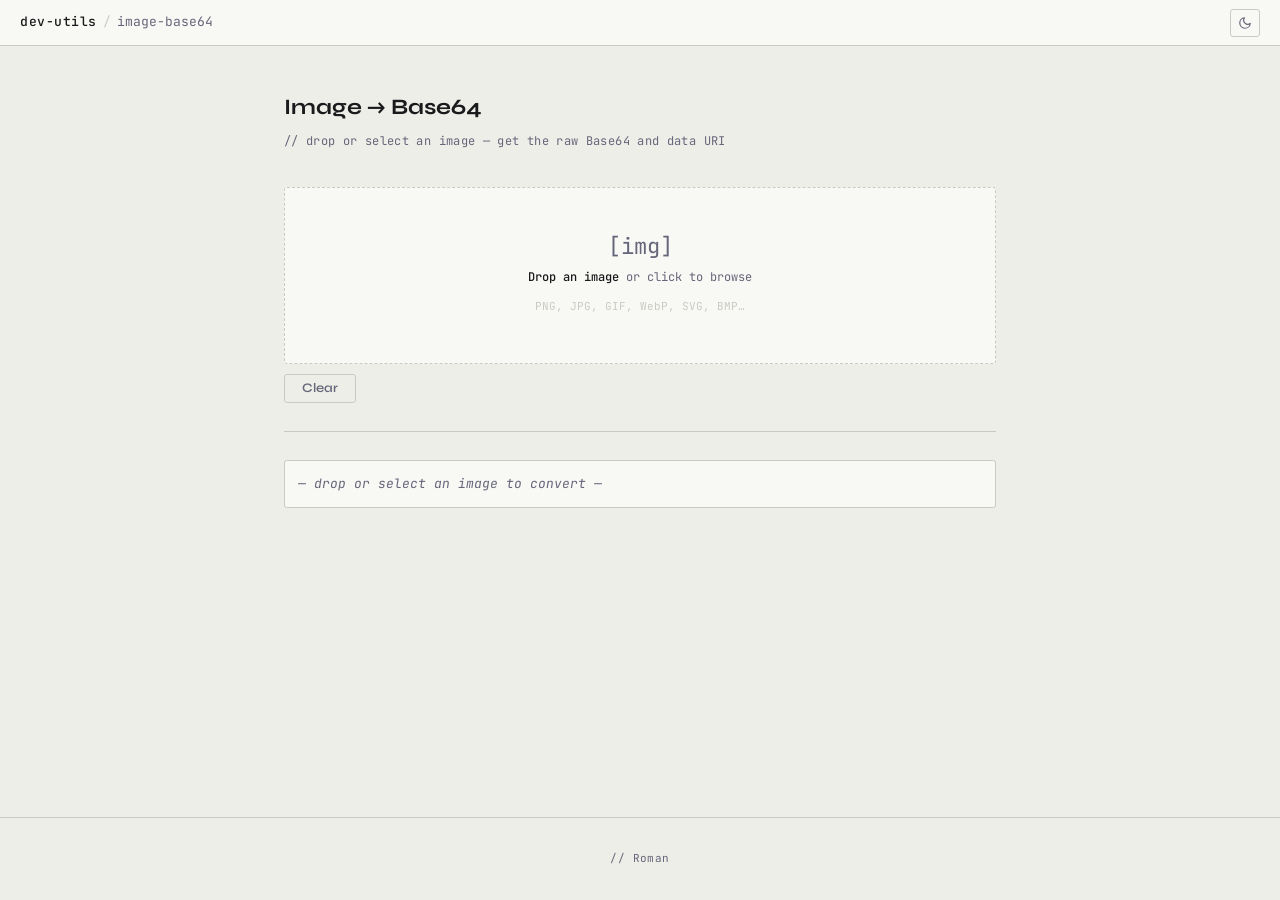
<file: utils/image-base64.html>
<!DOCTYPE html>
<html lang="en" data-theme="dark">
<head>
	<meta charset="UTF-8">
	<meta name="viewport" content="width=device-width, initial-scale=1.0">
	<meta name="description" content="Drop or select an image file and get its Base64 string.">
	<title>Image → Base64 — dev-utils</title>
	<link rel="preconnect" href="https://fonts.googleapis.com">
	<link rel="preconnect" href="https://fonts.gstatic.com" crossorigin>
	<link href="https://fonts.googleapis.com/css2?family=Syne:wght@400;600;700&family=JetBrains+Mono:ital,wght@0,400;0,500;1,400&display=swap" rel="stylesheet">
	<link rel="icon" href="../favicon.svg" type="image/svg+xml">
	<link rel="stylesheet" href="../css/style.css">
	<script src="../js/theme.js"></script>
	<style>
		.drop-zone {
			border: 1px dashed var(--border);
			border-radius: var(--r);
			background: var(--surface);
			display: flex;
			flex-direction: column;
			align-items: center;
			justify-content: center;
			gap: 10px;
			padding: 48px 24px;
			cursor: pointer;
			transition: border-color 0.12s, background 0.12s;
			text-align: center;
			position: relative;
		}

		.drop-zone:hover,
		.drop-zone.dragover {
			border-color: var(--accent);
			background: var(--surface-2);
		}

		.drop-zone input[type="file"] {
			position: absolute;
			inset: 0;
			opacity: 0;
			cursor: pointer;
			width: 100%;
			height: 100%;
		}

		.drop-icon {
			font-family: var(--mono);
			font-size: 22px;
			color: var(--muted);
			line-height: 1;
		}

		.drop-zone.dragover .drop-icon { color: var(--accent); }

		.drop-label {
			font-family: var(--mono);
			font-size: 12px;
			color: var(--muted);
		}

		.drop-label strong {
			color: var(--text);
			font-weight: 500;
		}

		.drop-hint {
			font-family: var(--mono);
			font-size: 11px;
			color: var(--border);
		}

		.img-thumb {
			max-width: 100%;
			max-height: 180px;
			border-radius: var(--r);
			border: 1px solid var(--border);
			display: none;
		}

		.img-thumb.show { display: block; }

		.meta-row {
			display: flex;
			gap: 20px;
			flex-wrap: wrap;
			font-family: var(--mono);
			font-size: 12px;
			color: var(--muted);
			margin-top: 10px;
		}

		.meta-row span { white-space: nowrap; }
		.meta-row strong { color: var(--text); font-weight: 500; }
	</style>
</head>
<body>
	<header>
		<div class="hd-left">
			<a href="../index.html" class="site-name">dev-utils</a>
			<span class="sep">/</span>
			<span class="page-label">image-base64</span>
		</div>
		<button id="theme-toggle" aria-label="Toggle theme"></button>
	</header>

	<main class="util-main">
		<div class="util-hdr">
			<h1>Image → Base64</h1>
			<p>// drop or select an image — get the raw Base64 and data URI</p>
		</div>

		<div class="drop-zone" id="drop-zone">
			<input type="file" id="file-input" accept="image/*">
			<span class="drop-icon">[img]</span>
			<span class="drop-label"><strong>Drop an image</strong> or click to browse</span>
			<span class="drop-hint">PNG, JPG, GIF, WebP, SVG, BMP…</span>
		</div>

		<div class="btn-row" style="margin-top: 10px;">
			<button class="btn btn-ghost" id="btn-clear">Clear</button>
		</div>

		<hr class="divider">

		<div id="results" style="display: none;">
			<div style="margin-bottom: 20px;">
				<img class="img-thumb" id="thumb" alt="Preview">
				<div class="meta-row" id="meta"></div>
			</div>

			<div class="field">
				<div class="out-row">
					<span class="out-row-label">Base64 (raw)</span>
					<button class="btn-copy" id="copy-raw">copy</button>
				</div>
				<div class="out-box" id="out-raw" style="max-height: 120px; overflow-y: auto;"></div>
			</div>

			<div class="field">
				<div class="out-row">
					<span class="out-row-label">Data URI</span>
					<button class="btn-copy" id="copy-uri">copy</button>
				</div>
				<div class="out-box" id="out-uri" style="max-height: 120px; overflow-y: auto;"></div>
			</div>
		</div>

		<div class="out-box" id="placeholder" data-empty="true">— drop or select an image to convert —</div>
	</main>

	<script>
		var dropZone  = document.getElementById('drop-zone');
		var fileInput = document.getElementById('file-input');
		var thumbEl   = document.getElementById('thumb');
		var metaEl    = document.getElementById('meta');
		var resEl     = document.getElementById('results');
		var phEl      = document.getElementById('placeholder');
		var outRaw    = document.getElementById('out-raw');
		var outUri    = document.getElementById('out-uri');

		function formatBytes(n) {
			if (n < 1024)       return n + ' B';
			if (n < 1048576)    return (n / 1024).toFixed(1) + ' KB';
			return (n / 1048576).toFixed(2) + ' MB';
		}

		function processFile(file) {
			if (!file || !file.type.startsWith('image/')) {
				phEl.textContent   = 'Error: please select an image file';
				phEl.dataset.empty = 'false';
				phEl.style.display = '';
				resEl.style.display = 'none';
				return;
			}

			var reader = new FileReader();
			reader.onload = function (e) {
				var dataUri = e.target.result;
				var raw     = dataUri.split(',')[1];

				// Thumbnail
				thumbEl.src = dataUri;
				thumbEl.classList.add('show');

				// Metadata
				metaEl.innerHTML =
					'<span><strong>' + file.name + '</strong></span>' +
					'<span>type: <strong>' + file.type + '</strong></span>' +
					'<span>size: <strong>' + formatBytes(file.size) + '</strong></span>' +
					'<span>base64 length: <strong>' + raw.length + ' chars</strong></span>';

				outRaw.textContent = raw;
				outUri.textContent = dataUri;

				phEl.style.display  = 'none';
				resEl.style.display = '';
			};
			reader.readAsDataURL(file);
		}

		fileInput.addEventListener('change', function () {
			if (fileInput.files.length) processFile(fileInput.files[0]);
		});

		// Drag & drop
		dropZone.addEventListener('dragover', function (e) {
			e.preventDefault();
			dropZone.classList.add('dragover');
		});

		['dragleave', 'dragend'].forEach(function (ev) {
			dropZone.addEventListener(ev, function () { dropZone.classList.remove('dragover'); });
		});

		dropZone.addEventListener('drop', function (e) {
			e.preventDefault();
			dropZone.classList.remove('dragover');
			var file = e.dataTransfer.files[0];
			if (file) processFile(file);
		});

		document.getElementById('btn-clear').addEventListener('click', function () {
			fileInput.value  = '';
			thumbEl.src      = '';
			thumbEl.classList.remove('show');
			metaEl.innerHTML = '';
			outRaw.textContent = '';
			outUri.textContent = '';
			resEl.style.display = 'none';
			phEl.textContent    = '— drop or select an image to convert —';
			phEl.dataset.empty  = 'true';
			phEl.style.display  = '';
		});

		function makeCopier(btnId, sourceEl) {
			document.getElementById(btnId).addEventListener('click', function () {
				var btn = document.getElementById(btnId);
				navigator.clipboard.writeText(sourceEl.textContent).then(function () {
					btn.textContent = 'copied!';
					setTimeout(function () { btn.textContent = 'copy'; }, 1500);
				});
			});
		}

		makeCopier('copy-raw', outRaw);
		makeCopier('copy-uri', outUri);
	</script>
	<footer>// <a href="https://github.com/rscRoman" target="_blank" rel="noopener">Roman</a></footer>
</body>
</html>
</file>
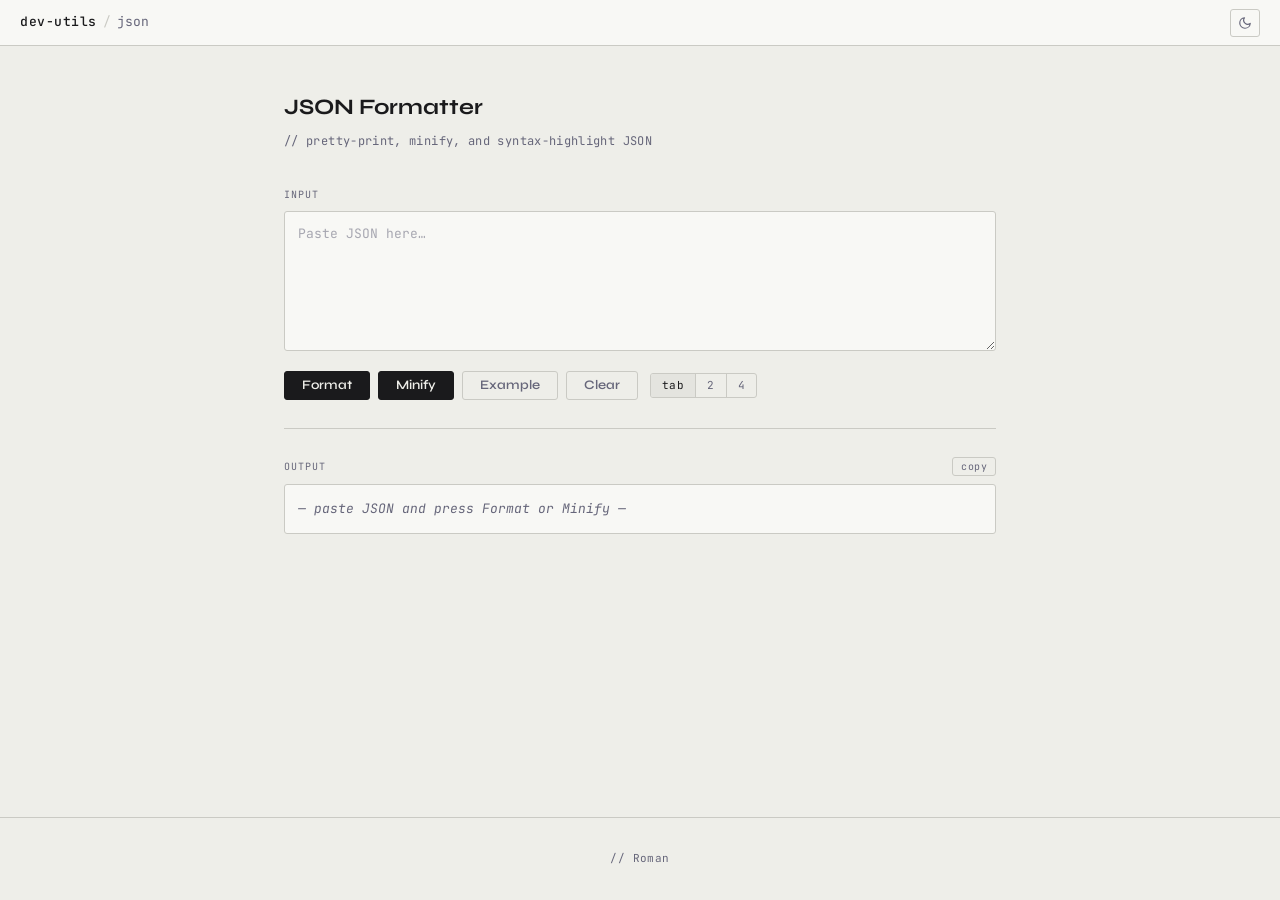
<file: utils/json.html>
<!DOCTYPE html>
<html lang="en" data-theme="dark">
<head>
	<meta charset="UTF-8">
	<meta name="viewport" content="width=device-width, initial-scale=1.0">
	<meta name="description" content="Pretty-print, minify, and syntax-highlight JSON.">
	<title>JSON Formatter — dev-utils</title>
	<link rel="preconnect" href="https://fonts.googleapis.com">
	<link rel="preconnect" href="https://fonts.gstatic.com" crossorigin>
	<link href="https://fonts.googleapis.com/css2?family=Syne:wght@400;600;700&family=JetBrains+Mono:ital,wght@0,400;0,500;1,400&display=swap" rel="stylesheet">
	<link rel="icon" href="../favicon.svg" type="image/svg+xml">
	<link rel="stylesheet" href="../css/style.css">
	<script src="../js/theme.js"></script>
	<style>
		/* ── JSON syntax colors ── */
		:root {
			--json-key:  #e8ff47;
			--json-str:  #86efac;
			--json-num:  #fdba74;
			--json-bool: #d8b4fe;
			--json-null: #94a3b8;
		}
		[data-theme="light"] {
			--json-key:  #1d4ed8;
			--json-str:  #15803d;
			--json-num:  #c2410c;
			--json-bool: #7c3aed;
			--json-null: #64748b;
		}

		.json-key  { color: var(--json-key); }
		.json-str  { color: var(--json-str); }
		.json-num  { color: var(--json-num); }
		.json-bool { color: var(--json-bool); }
		.json-null { color: var(--json-null); }

		/* ── Indent toggle ── */
		.ctrl-row {
			display: flex;
			align-items: center;
			gap: 12px;
			flex-wrap: wrap;
			margin-top: 10px;
		}

		.ctrl-row .btn-row { margin-top: 0; }

		.indent-toggle {
			display: flex;
			border: 1px solid var(--border);
			border-radius: var(--r);
			overflow: hidden;
			flex-shrink: 0;
		}

		.indent-btn {
			font-family: var(--mono);
			font-size: 11px;
			letter-spacing: 0.04em;
			padding: 6px 11px;
			background: none;
			border: none;
			border-right: 1px solid var(--border);
			color: var(--muted);
			cursor: pointer;
			line-height: 1;
			transition: background 0.1s, color 0.1s;
		}

		.indent-btn:last-child { border-right: none; }

		.indent-btn.active {
			background: var(--surface-2);
			color: var(--accent);
		}

		/* ── Output ── */
		.json-out {
			background: var(--surface);
			border: 1px solid var(--border);
			border-radius: var(--r);
			font-family: var(--mono);
			font-size: 13px;
			line-height: 1.65;
			padding: 13px;
			overflow: auto;
			max-height: 540px;
			white-space: pre;
			tab-size: 4;
			margin: 0;
		}

		.json-out[data-empty="true"] {
			color: var(--muted);
			font-style: italic;
			white-space: normal;
		}

		.json-out.is-error { color: #f87171; white-space: normal; }

		/* ── Stats bar ── */
		.stats-bar {
			display: flex;
			gap: 16px;
			flex-wrap: wrap;
			font-family: var(--mono);
			font-size: 11px;
			color: var(--muted);
			margin-bottom: 8px;
		}

		.stats-bar strong { color: var(--text); font-weight: 500; }
	</style>
</head>
<body>
	<header>
		<div class="hd-left">
			<a href="../index.html" class="site-name">dev-utils</a>
			<span class="sep">/</span>
			<span class="page-label">json</span>
		</div>
		<button id="theme-toggle" aria-label="Toggle theme"></button>
	</header>

	<main class="util-main">
		<div class="util-hdr">
			<h1>JSON Formatter</h1>
			<p>// pretty-print, minify, and syntax-highlight JSON</p>
		</div>

		<div class="field">
			<label class="field-label" for="input">Input</label>
			<textarea id="input" placeholder="Paste JSON here…" spellcheck="false" autocomplete="off" style="min-height: 140px;"></textarea>
		</div>

		<div class="ctrl-row">
			<div class="btn-row">
				<button class="btn btn-primary" id="btn-format">Format</button>
				<button class="btn btn-primary" id="btn-minify">Minify</button>
				<button class="btn btn-ghost"   id="btn-example">Example</button>
				<button class="btn btn-ghost"   id="btn-clear">Clear</button>
			</div>
			<div class="indent-toggle" id="indent-toggle">
				<button class="indent-btn active" data-indent="tab">tab</button>
				<button class="indent-btn"        data-indent="2">2</button>
				<button class="indent-btn"        data-indent="4">4</button>
			</div>
		</div>

		<hr class="divider">

		<div class="out-row">
			<span class="out-row-label">Output</span>
			<button class="btn-copy" id="btn-copy">copy</button>
		</div>

		<div class="stats-bar" id="stats" style="display: none;"></div>

		<pre class="json-out" id="output" data-empty="true">— paste JSON and press Format or Minify —</pre>
	</main>

	<footer>// <a href="https://github.com/rscRoman" target="_blank" rel="noopener">Roman</a></footer>

	<script>
		var inputEl  = document.getElementById('input');
		var outputEl = document.getElementById('output');
		var statsEl  = document.getElementById('stats');
		var indent   = 'tab';

		/* ── Indent toggle ─────────────────────────── */

		document.getElementById('indent-toggle').addEventListener('click', function (e) {
			var btn = e.target.closest('.indent-btn');
			if (!btn) return;
			document.querySelectorAll('.indent-btn').forEach(function (b) { b.classList.remove('active'); });
			btn.classList.add('active');
			indent = btn.dataset.indent;
		});

		function getIndent() {
			return indent === 'tab' ? '\t' : parseInt(indent, 10);
		}

		/* ── Helpers ───────────────────────────────── */

		function escapeHtml(s) {
			return s.replace(/&/g, '&amp;').replace(/</g, '&lt;').replace(/>/g, '&gt;');
		}

		function highlight(json) {
			return escapeHtml(json).replace(
				/("(\\u[a-fA-F0-9]{4}|\\[^u]|[^\\"])*"(\s*:)?|\b(true|false|null)\b|-?\d+(?:\.\d*)?(?:[eE][+\-]?\d+)?)/g,
				function (match) {
					var cls;
					if (/^"/.test(match))         cls = /:$/.test(match) ? 'json-key' : 'json-str';
					else if (/true|false/.test(match)) cls = 'json-bool';
					else if (/null/.test(match))   cls = 'json-null';
					else                           cls = 'json-num';
					return '<span class="' + cls + '">' + match + '</span>';
				}
			);
		}

		function formatBytes(n) {
			return n < 1024 ? n + ' B' : (n / 1024).toFixed(1) + ' KB';
		}

		function setResult(text) {
			outputEl.classList.remove('is-error');
			outputEl.innerHTML     = highlight(text);
			outputEl.dataset.empty = 'false';
			var lines = text.split('\n').length;
			statsEl.innerHTML =
				'<span><strong>' + lines + '</strong> lines</span>' +
				'<span><strong>' + text.length.toLocaleString() + '</strong> chars</span>' +
				'<span><strong>' + formatBytes(new Blob([text]).size) + '</strong></span>';
			statsEl.style.display = 'flex';
		}

		function setEmpty(msg) {
			outputEl.classList.remove('is-error');
			outputEl.textContent   = msg;
			outputEl.dataset.empty = 'true';
			statsEl.style.display  = 'none';
		}

		function setError(msg) {
			outputEl.classList.add('is-error');
			outputEl.textContent   = msg;
			outputEl.dataset.empty = 'false';
			statsEl.style.display  = 'none';
		}

		/* ── Format / Minify ───────────────────────── */

		function format() {
			var raw = inputEl.value.trim();
			if (!raw) { setEmpty('— paste JSON and press Format or Minify —'); return; }
			try {
				setResult(JSON.stringify(JSON.parse(raw), null, getIndent()));
			} catch (e) {
				setError('Error: ' + e.message);
			}
		}

		function minify() {
			var raw = inputEl.value.trim();
			if (!raw) { setEmpty('— paste JSON and press Format or Minify —'); return; }
			try {
				setResult(JSON.stringify(JSON.parse(raw)));
			} catch (e) {
				setError('Error: ' + e.message);
			}
		}

		document.getElementById('btn-format').addEventListener('click', format);
		document.getElementById('btn-minify').addEventListener('click', minify);

		document.getElementById('btn-example').addEventListener('click', function () {
			inputEl.value = '{"name":"dev-utils","version":"1.0","tools":["base64","ascii","hex","timestamp","json"],"meta":{"author":"Roman","open_source":true,"stars":null}}';
			inputEl.focus();
		});

		document.getElementById('btn-clear').addEventListener('click', function () {
			inputEl.value = '';
			setEmpty('— paste JSON and press Format or Minify —');
			inputEl.focus();
		});

		document.getElementById('btn-copy').addEventListener('click', function () {
			if (outputEl.dataset.empty === 'true') return;
			var btn = document.getElementById('btn-copy');
			navigator.clipboard.writeText(outputEl.innerText).then(function () {
				btn.textContent = 'copied!';
				setTimeout(function () { btn.textContent = 'copy'; }, 1500);
			});
		});

		/* ── Auto-format on paste ───────────────────── */

		inputEl.addEventListener('paste', function () {
			setTimeout(format, 0);
		});
	</script>
</body>
</html>
</file>
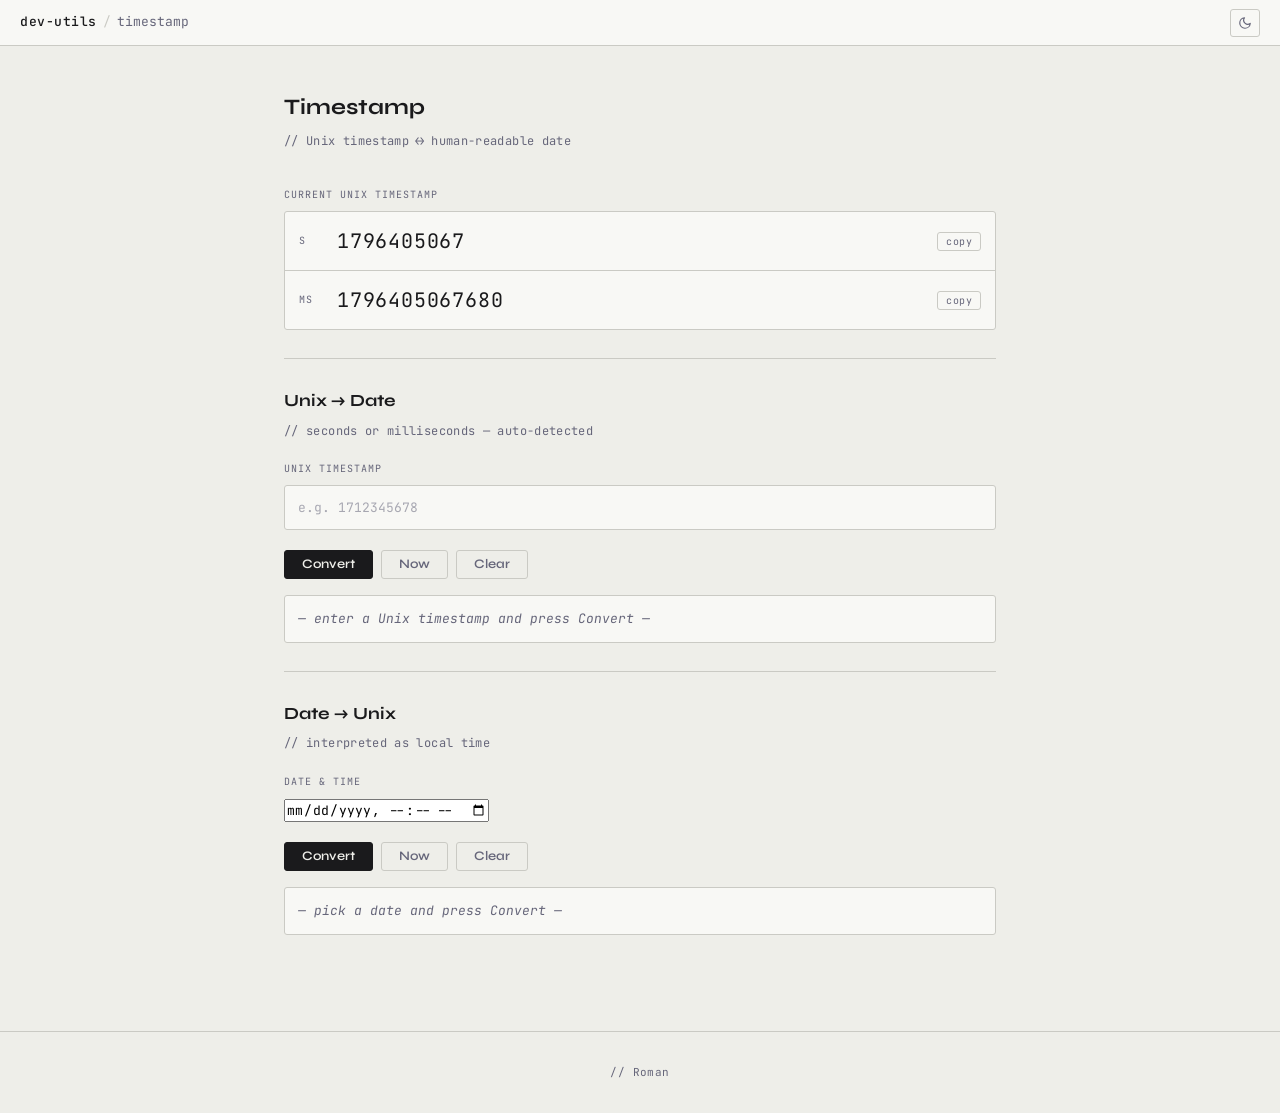
<file: utils/timestamp.html>
<!DOCTYPE html>
<html lang="en" data-theme="dark">
<head>
	<meta charset="UTF-8">
	<meta name="viewport" content="width=device-width, initial-scale=1.0">
	<meta name="description" content="Unix timestamp converter — live clock, timestamp to date, date to timestamp.">
	<title>Timestamp — dev-utils</title>
	<link rel="preconnect" href="https://fonts.googleapis.com">
	<link rel="preconnect" href="https://fonts.gstatic.com" crossorigin>
	<link href="https://fonts.googleapis.com/css2?family=Syne:wght@400;600;700&family=JetBrains+Mono:ital,wght@0,400;0,500;1,400&display=swap" rel="stylesheet">
	<link rel="icon" href="../favicon.svg" type="image/svg+xml">
	<link rel="stylesheet" href="../css/style.css">
	<script src="../js/theme.js"></script>
	<style>
		.live-box {
			background: var(--surface);
			border: 1px solid var(--border);
			border-radius: var(--r);
			overflow: hidden;
		}

		.live-row {
			display: flex;
			align-items: center;
			gap: 14px;
			padding: 13px 14px;
			border-bottom: 1px solid var(--border);
		}

		.live-row:last-child { border-bottom: none; }

		.live-unit {
			font-family: var(--mono);
			font-size: 10px;
			text-transform: uppercase;
			letter-spacing: 0.1em;
			color: var(--muted);
			width: 24px;
			flex-shrink: 0;
		}

		.live-val {
			font-family: var(--mono);
			font-size: 20px;
			color: var(--accent);
			flex: 1;
			letter-spacing: 0.04em;
		}

		.out-grid {
			background: var(--surface);
			border: 1px solid var(--border);
			border-radius: var(--r);
			overflow: hidden;
		}

		.out-grid-row {
			display: grid;
			grid-template-columns: 90px 1fr auto;
			align-items: center;
			gap: 12px;
			padding: 10px 14px;
			border-bottom: 1px solid var(--border);
		}

		.out-grid-row:last-child { border-bottom: none; }

		.out-grid-row:hover { background: var(--surface-2); }

		.out-grid-key {
			font-family: var(--mono);
			font-size: 10px;
			text-transform: uppercase;
			letter-spacing: 0.08em;
			color: var(--muted);
			white-space: nowrap;
		}

		.out-grid-val {
			font-family: var(--mono);
			font-size: 13px;
			color: var(--text);
			word-break: break-all;
		}

		.out-grid-val.is-relative { color: var(--muted); font-style: italic; }
	</style>
</head>
<body>
	<header>
		<div class="hd-left">
			<a href="../index.html" class="site-name">dev-utils</a>
			<span class="sep">/</span>
			<span class="page-label">timestamp</span>
		</div>
		<button id="theme-toggle" aria-label="Toggle theme"></button>
	</header>

	<main class="util-main">
		<div class="util-hdr">
			<h1>Timestamp</h1>
			<p>// Unix timestamp ↔ human-readable date</p>
		</div>

		<!-- Live clock -->
		<span class="field-label">Current Unix timestamp</span>
		<div class="live-box">
			<div class="live-row">
				<span class="live-unit">s</span>
				<span class="live-val" id="live-s">—</span>
				<button class="btn-copy" id="copy-live-s">copy</button>
			</div>
			<div class="live-row">
				<span class="live-unit">ms</span>
				<span class="live-val" id="live-ms">—</span>
				<button class="btn-copy" id="copy-live-ms">copy</button>
			</div>
		</div>

		<hr class="divider">

		<!-- Unix → Date -->
		<div class="util-hdr" style="margin-bottom: 20px;">
			<h1 style="font-size: 17px;">Unix → Date</h1>
			<p>// seconds or milliseconds — auto-detected</p>
		</div>

		<div class="field">
			<label class="field-label" for="unix-input">Unix timestamp</label>
			<input type="text" id="unix-input" placeholder="e.g. 1712345678" inputmode="numeric" spellcheck="false" autocomplete="off">
		</div>

		<div class="btn-row">
			<button class="btn btn-primary" id="btn-unix-convert">Convert</button>
			<button class="btn btn-ghost"   id="btn-unix-now">Now</button>
			<button class="btn btn-ghost"   id="btn-unix-clear">Clear</button>
		</div>

		<div style="margin-top: 16px;">
			<div class="out-grid" id="unix-out" style="display: none;">
				<div class="out-grid-row">
					<span class="out-grid-key">Local</span>
					<span class="out-grid-val" id="out-local"></span>
					<button class="btn-copy" data-copy="out-local">copy</button>
				</div>
				<div class="out-grid-row">
					<span class="out-grid-key">UTC</span>
					<span class="out-grid-val" id="out-utc"></span>
					<button class="btn-copy" data-copy="out-utc">copy</button>
				</div>
				<div class="out-grid-row">
					<span class="out-grid-key">ISO 8601</span>
					<span class="out-grid-val" id="out-iso"></span>
					<button class="btn-copy" data-copy="out-iso">copy</button>
				</div>
				<div class="out-grid-row">
					<span class="out-grid-key">Relative</span>
					<span class="out-grid-val is-relative" id="out-rel"></span>
					<span></span>
				</div>
			</div>
			<div class="out-box" id="unix-ph" data-empty="true">— enter a Unix timestamp and press Convert —</div>
		</div>

		<hr class="divider">

		<!-- Date → Unix -->
		<div class="util-hdr" style="margin-bottom: 20px;">
			<h1 style="font-size: 17px;">Date → Unix</h1>
			<p>// interpreted as local time</p>
		</div>

		<div class="field">
			<label class="field-label" for="date-input">Date & time</label>
			<input type="datetime-local" id="date-input" style="font-family: var(--mono); font-size: 13px;">
		</div>

		<div class="btn-row">
			<button class="btn btn-primary" id="btn-date-convert">Convert</button>
			<button class="btn btn-ghost"   id="btn-date-now">Now</button>
			<button class="btn btn-ghost"   id="btn-date-clear">Clear</button>
		</div>

		<div style="margin-top: 16px;">
			<div class="out-grid" id="date-out" style="display: none;">
				<div class="out-grid-row">
					<span class="out-grid-key">Seconds</span>
					<span class="out-grid-val" id="out-s"></span>
					<button class="btn-copy" data-copy="out-s">copy</button>
				</div>
				<div class="out-grid-row">
					<span class="out-grid-key">Milliseconds</span>
					<span class="out-grid-val" id="out-ms"></span>
					<button class="btn-copy" data-copy="out-ms">copy</button>
				</div>
			</div>
			<div class="out-box" id="date-ph" data-empty="true">— pick a date and press Convert —</div>
		</div>
	</main>

	<script>
		/* ── Live clock ────────────────────────────── */

		function tickLive() {
			var now = Date.now();
			document.getElementById('live-s').textContent  = Math.floor(now / 1000);
			document.getElementById('live-ms').textContent = now;
		}

		tickLive();
		setInterval(tickLive, 1000);

		/* ── Helpers ───────────────────────────────── */

		// If value has 13+ digits treat as ms, otherwise as seconds
		function toMs(val) {
			var n = BigInt(val.trim());
			return n > 9999999999n ? Number(n) : Number(n) * 1000;
		}

		function pad(n) { return String(n).padStart(2, '0'); }

		function formatLocal(d) {
			var tz = Intl.DateTimeFormat().resolvedOptions().timeZone;
			return d.toLocaleString('en-GB', {
				weekday: 'short', year: 'numeric', month: 'short', day: '2-digit',
				hour: '2-digit', minute: '2-digit', second: '2-digit',
				timeZoneName: 'short'
			});
		}

		function formatUTC(d) {
			return d.toUTCString();
		}

		function relative(ms) {
			var diff = Date.now() - ms;
			var abs  = Math.abs(diff);
			var fut  = diff < 0;
			var s = Math.floor(abs / 1000);
			var m = Math.floor(s / 60);
			var h = Math.floor(m / 60);
			var dy = Math.floor(h / 24);
			var label;
			if (s < 5)         label = 'just now';
			else if (s < 60)   label = s + ' seconds';
			else if (m < 60)   label = m + ' minute' + (m !== 1 ? 's' : '');
			else if (h < 24)   label = h + ' hour'   + (h !== 1 ? 's' : '');
			else if (dy < 30)  label = dy + ' day'   + (dy !== 1 ? 's' : '');
			else if (dy < 365) label = Math.floor(dy / 30) + ' months';
			else               label = (dy / 365).toFixed(1) + ' years';
			if (label === 'just now') return label;
			return fut ? 'in ' + label : label + ' ago';
		}

		/* ── Copy helper ───────────────────────────── */

		function copyText(btn, text) {
			navigator.clipboard.writeText(text).then(function () {
				btn.textContent = 'copied!';
				setTimeout(function () { btn.textContent = 'copy'; }, 1500);
			});
		}

		// Delegate copy clicks for data-copy buttons
		document.addEventListener('click', function (e) {
			var btn = e.target.closest('[data-copy]');
			if (!btn) return;
			var src = document.getElementById(btn.dataset.copy);
			if (src) copyText(btn, src.textContent);
		});

		document.getElementById('copy-live-s').addEventListener('click', function () {
			copyText(this, document.getElementById('live-s').textContent);
		});
		document.getElementById('copy-live-ms').addEventListener('click', function () {
			copyText(this, document.getElementById('live-ms').textContent);
		});

		/* ── Unix → Date ───────────────────────────── */

		var unixPh  = document.getElementById('unix-ph');
		var unixOut = document.getElementById('unix-out');

		function convertUnix() {
			var raw = document.getElementById('unix-input').value.trim();
			if (!raw) {
				unixOut.style.display = 'none';
				unixPh.style.display  = '';
				unixPh.textContent    = '— enter a Unix timestamp first —';
				unixPh.dataset.empty  = 'true';
				return;
			}
			try {
				var ms = toMs(raw);
				var d  = new Date(ms);
				if (isNaN(d.getTime())) throw new Error('invalid');
				document.getElementById('out-local').textContent = formatLocal(d);
				document.getElementById('out-utc').textContent   = formatUTC(d);
				document.getElementById('out-iso').textContent   = d.toISOString();
				document.getElementById('out-rel').textContent   = relative(ms);
				unixPh.style.display  = 'none';
				unixOut.style.display = '';
			} catch (e) {
				unixOut.style.display = 'none';
				unixPh.style.display  = '';
				unixPh.textContent    = 'Error: "' + raw + '" is not a valid timestamp';
				unixPh.dataset.empty  = 'false';
			}
		}

		document.getElementById('btn-unix-convert').addEventListener('click', convertUnix);

		document.getElementById('btn-unix-now').addEventListener('click', function () {
			document.getElementById('unix-input').value = Math.floor(Date.now() / 1000);
			convertUnix();
		});

		document.getElementById('btn-unix-clear').addEventListener('click', function () {
			document.getElementById('unix-input').value = '';
			unixOut.style.display = 'none';
			unixPh.style.display  = '';
			unixPh.textContent    = '— enter a Unix timestamp and press Convert —';
			unixPh.dataset.empty  = 'true';
		});

		document.getElementById('unix-input').addEventListener('keydown', function (e) {
			if (e.key === 'Enter') convertUnix();
		});

		document.getElementById('unix-input').addEventListener('paste', function () {
			setTimeout(convertUnix, 0);
		});

		/* ── Date → Unix ───────────────────────────── */

		var datePh  = document.getElementById('date-ph');
		var dateOut = document.getElementById('date-out');

		function convertDate() {
			var val = document.getElementById('date-input').value;
			if (!val) {
				dateOut.style.display = 'none';
				datePh.style.display  = '';
				datePh.textContent    = '— pick a date first —';
				datePh.dataset.empty  = 'true';
				return;
			}
			var d = new Date(val);
			if (isNaN(d.getTime())) {
				dateOut.style.display = 'none';
				datePh.style.display  = '';
				datePh.textContent    = 'Error: invalid date';
				datePh.dataset.empty  = 'false';
				return;
			}
			var ms = d.getTime();
			document.getElementById('out-s').textContent  = Math.floor(ms / 1000);
			document.getElementById('out-ms').textContent = ms;
			datePh.style.display  = 'none';
			dateOut.style.display = '';
		}

		document.getElementById('btn-date-convert').addEventListener('click', convertDate);

		document.getElementById('btn-date-now').addEventListener('click', function () {
			var now = new Date();
			// datetime-local value format: YYYY-MM-DDTHH:mm
			var local = now.getFullYear() + '-' +
				pad(now.getMonth() + 1) + '-' +
				pad(now.getDate()) + 'T' +
				pad(now.getHours()) + ':' +
				pad(now.getMinutes());
			document.getElementById('date-input').value = local;
			convertDate();
		});

		document.getElementById('btn-date-clear').addEventListener('click', function () {
			document.getElementById('date-input').value = '';
			dateOut.style.display = 'none';
			datePh.style.display  = '';
			datePh.textContent    = '— pick a date and press Convert —';
			datePh.dataset.empty  = 'true';
		});

		document.getElementById('date-input').addEventListener('change', convertDate);
	</script>
	<footer>// <a href="https://github.com/rscRoman" target="_blank" rel="noopener">Roman</a></footer>
</body>
</html>
</file>
<file: css/style.css>
/* ─── Tokens ──────────────────────────────────── */

:root {
	--bg:        #0d0d0f;
	--surface:   #161619;
	--surface-2: #1f1f24;
	--border:    #2a2a32;
	--text:      #dcdce6;
	--muted:     #6c6c7c;
	--accent:    #e8ff47;
	--accent-fg: #0d0d0f;
	--ui:        'Syne', sans-serif;
	--mono:      'JetBrains Mono', monospace;
	--r:         3px;
	--hh:        46px;
}

[data-theme="light"] {
	--bg:        #eeeee9;
	--surface:   #f8f8f5;
	--surface-2: #e4e4df;
	--border:    #cacac4;
	--text:      #1a1a1c;
	--muted:     #66667a;
	--accent:    #1a1a1c;
	--accent-fg: #eeeee9;
}

/* ─── Reset ───────────────────────────────────── */

*, *::before, *::after { box-sizing: border-box; margin: 0; padding: 0; }

html { scroll-behavior: smooth; }

body {
	background: var(--bg);
	color: var(--text);
	font-family: var(--ui);
	font-size: 15px;
	line-height: 1.6;
	min-height: 100vh;
	display: flex;
	flex-direction: column;
	align-items: stretch;
	-webkit-font-smoothing: antialiased;
}

main { flex-grow: 1; width: 100%; }

a { color: inherit; }

/* ─── Header ──────────────────────────────────── */

header {
	position: sticky;
	top: 0;
	z-index: 50;
	display: flex;
	align-items: center;
	justify-content: space-between;
	height: var(--hh);
	padding: 0 20px;
	background: var(--surface);
	border-bottom: 1px solid var(--border);
}

.hd-left {
	display: flex;
	align-items: center;
	gap: 6px;
}

.site-name {
	font-family: var(--mono);
	font-size: 13px;
	font-weight: 500;
	color: var(--accent);
	text-decoration: none;
	letter-spacing: 0.04em;
}

.site-name:hover { opacity: 0.7; }

.sep {
	font-family: var(--mono);
	font-size: 13px;
	color: var(--border);
	user-select: none;
}

.page-label {
	font-family: var(--mono);
	font-size: 13px;
	color: var(--muted);
}

#theme-toggle {
	display: flex;
	align-items: center;
	justify-content: center;
	width: 30px;
	height: 28px;
	background: none;
	border: 1px solid var(--border);
	border-radius: var(--r);
	color: var(--muted);
	cursor: pointer;
	transition: border-color 0.12s, color 0.12s;
	flex-shrink: 0;
}

#theme-toggle:hover {
	border-color: var(--accent);
	color: var(--accent);
}

#theme-toggle svg { display: block; }

/* ─── Index page ──────────────────────────────── */

.index-main {
	max-width: 960px;
	margin: 0 auto;
	padding: 56px 24px 96px;
}

.index-intro {
	margin-bottom: 44px;
}

.index-intro h1 {
	font-family: var(--mono);
	font-size: 28px;
	font-weight: 500;
	letter-spacing: -0.01em;
	margin-bottom: 10px;
	color: var(--text);
}

.index-intro h1 span {
	color: var(--accent);
}

.index-intro p {
	font-family: var(--mono);
	font-size: 12px;
	color: var(--muted);
	letter-spacing: 0.03em;
}

.card-grid {
	display: grid;
	grid-template-columns: repeat(4, 1fr);
	gap: 1px;
	background: var(--border);
	border: 1px solid var(--border);
	border-radius: var(--r);
	overflow: hidden;
}

.card {
	display: flex;
	flex-direction: column;
	gap: 10px;
	padding: 28px 22px 26px;
	background: var(--surface);
	text-decoration: none;
	color: var(--text);
	transition: background 0.1s;
}

.card:hover { background: var(--surface-2); }

.card-tag {
	font-family: var(--mono);
	font-size: 10px;
	text-transform: uppercase;
	letter-spacing: 0.1em;
	color: var(--muted);
	transition: color 0.1s;
}

.card:hover .card-tag { color: var(--accent); }

.card h2 {
	font-size: 15px;
	font-weight: 600;
}

.card p {
	font-size: 13px;
	color: var(--muted);
	line-height: 1.5;
}

/* ─── Util page layout ────────────────────────── */

.util-main {
	max-width: 760px;
	margin: 0 auto;
	padding: 44px 24px 96px;
}

.util-hdr {
	margin-bottom: 36px;
}

.util-hdr h1 {
	font-size: 22px;
	font-weight: 700;
	margin-bottom: 7px;
}

.util-hdr p {
	font-family: var(--mono);
	font-size: 12px;
	color: var(--muted);
	letter-spacing: 0.03em;
}

/* ─── Form fields ─────────────────────────────── */

.field {
	margin-bottom: 20px;
}

.field-label {
	display: block;
	font-family: var(--mono);
	font-size: 10px;
	text-transform: uppercase;
	letter-spacing: 0.1em;
	color: var(--muted);
	margin-bottom: 8px;
}

textarea,
input[type="text"] {
	display: block;
	width: 100%;
	background: var(--surface);
	border: 1px solid var(--border);
	border-radius: var(--r);
	color: var(--text);
	font-family: var(--mono);
	font-size: 13px;
	padding: 11px 13px;
	outline: none;
	resize: vertical;
	transition: border-color 0.12s;
	line-height: 1.65;
}

textarea { min-height: 110px; }
input[type="text"] { resize: none; }

textarea:focus,
input[type="text"]:focus { border-color: var(--accent); }

textarea::placeholder,
input[type="text"]::placeholder {
	color: var(--muted);
	opacity: 0.55;
}

/* ─── Buttons ─────────────────────────────────── */

.btn-row {
	display: flex;
	gap: 8px;
	flex-wrap: wrap;
	margin-top: 10px;
}

.btn {
	font-family: var(--ui);
	font-size: 13px;
	font-weight: 600;
	padding: 7px 17px;
	border-radius: var(--r);
	border: 1px solid var(--border);
	cursor: pointer;
	line-height: 1;
	transition: background 0.1s, border-color 0.1s, color 0.1s, opacity 0.1s;
	white-space: nowrap;
}

.btn-primary {
	background: var(--accent);
	color: var(--accent-fg);
	border-color: var(--accent);
}

.btn-primary:hover { opacity: 0.82; }

.btn-ghost {
	background: none;
	color: var(--muted);
}

.btn-ghost:hover {
	color: var(--text);
	border-color: var(--muted);
}

/* ─── Divider ─────────────────────────────────── */

.divider {
	border: none;
	border-top: 1px solid var(--border);
	margin: 28px 0;
}

/* ─── Output rows ─────────────────────────────── */

.out-row {
	display: flex;
	align-items: center;
	justify-content: space-between;
	margin-bottom: 8px;
}

.out-row-label {
	font-family: var(--mono);
	font-size: 10px;
	text-transform: uppercase;
	letter-spacing: 0.1em;
	color: var(--muted);
}

.btn-copy {
	font-family: var(--mono);
	font-size: 10px;
	letter-spacing: 0.04em;
	background: none;
	border: 1px solid var(--border);
	border-radius: var(--r);
	color: var(--muted);
	cursor: pointer;
	padding: 2px 8px;
	transition: color 0.1s, border-color 0.1s;
}

.btn-copy:hover {
	color: var(--text);
	border-color: var(--muted);
}

/* ─── Output box ──────────────────────────────── */

.out-box {
	background: var(--surface);
	border: 1px solid var(--border);
	border-radius: var(--r);
	font-family: var(--mono);
	font-size: 13px;
	color: var(--text);
	padding: 12px 13px;
	min-height: 48px;
	white-space: pre-wrap;
	word-break: break-all;
	line-height: 1.65;
}

.out-box[data-empty="true"] {
	color: var(--muted);
	font-style: italic;
}

/* ─── Table output ────────────────────────────── */

.table-wrap {
	border: 1px solid var(--border);
	border-radius: var(--r);
	overflow: auto;
	max-height: 440px;
}

.out-table {
	width: 100%;
	border-collapse: collapse;
	font-family: var(--mono);
	font-size: 13px;
}

.out-table th {
	position: sticky;
	top: 0;
	z-index: 1;
	padding: 8px 16px;
	background: var(--surface-2);
	border-bottom: 1px solid var(--border);
	color: var(--muted);
	font-size: 10px;
	font-weight: 500;
	text-align: left;
	text-transform: uppercase;
	letter-spacing: 0.1em;
	white-space: nowrap;
}

.out-table td {
	padding: 6px 16px;
	border-bottom: 1px solid var(--border);
	color: var(--text);
	white-space: nowrap;
}

.out-table tr:last-child td { border-bottom: none; }
.out-table tbody tr:hover td { background: var(--surface-2); }

.out-table .td-char {
	font-size: 16px;
	min-width: 36px;
}

.out-table .td-num {
	color: var(--muted);
}

.out-table .td-index {
	color: var(--border);
	font-size: 11px;
	user-select: none;
}

/* ─── Image preview ───────────────────────────── */

.img-wrap {
	display: none;
	align-items: center;
	justify-content: center;
	border: 1px solid var(--border);
	border-radius: var(--r);
	background: var(--surface);
	padding: 20px;
	min-height: 80px;
}

.img-wrap.show { display: flex; }

.img-wrap img {
	max-width: 100%;
	max-height: 420px;
}

/* ─── Footer ──────────────────────────────────── */

footer {
	padding: 32px 24px;
	text-align: center;
	font-family: var(--mono);
	font-size: 11px;
	color: var(--muted);
	border-top: 1px solid var(--border);
	letter-spacing: 0.04em;
}

footer a {
	color: var(--muted);
	text-decoration: none;
	transition: color 0.12s;
}

footer a:hover { color: var(--accent); }

/* ─── Responsive ──────────────────────────────── */

@media (max-width: 720px) {
	.card-grid { grid-template-columns: repeat(2, 1fr); }
}

@media (max-width: 580px) {
	.index-main, .util-main {
		padding-left: 16px;
		padding-right: 16px;
	}

	.card-grid { grid-template-columns: 1fr; }

	.btn-row { flex-direction: column; }
	.btn-row .btn { width: 100%; text-align: center; }
}
</file>
